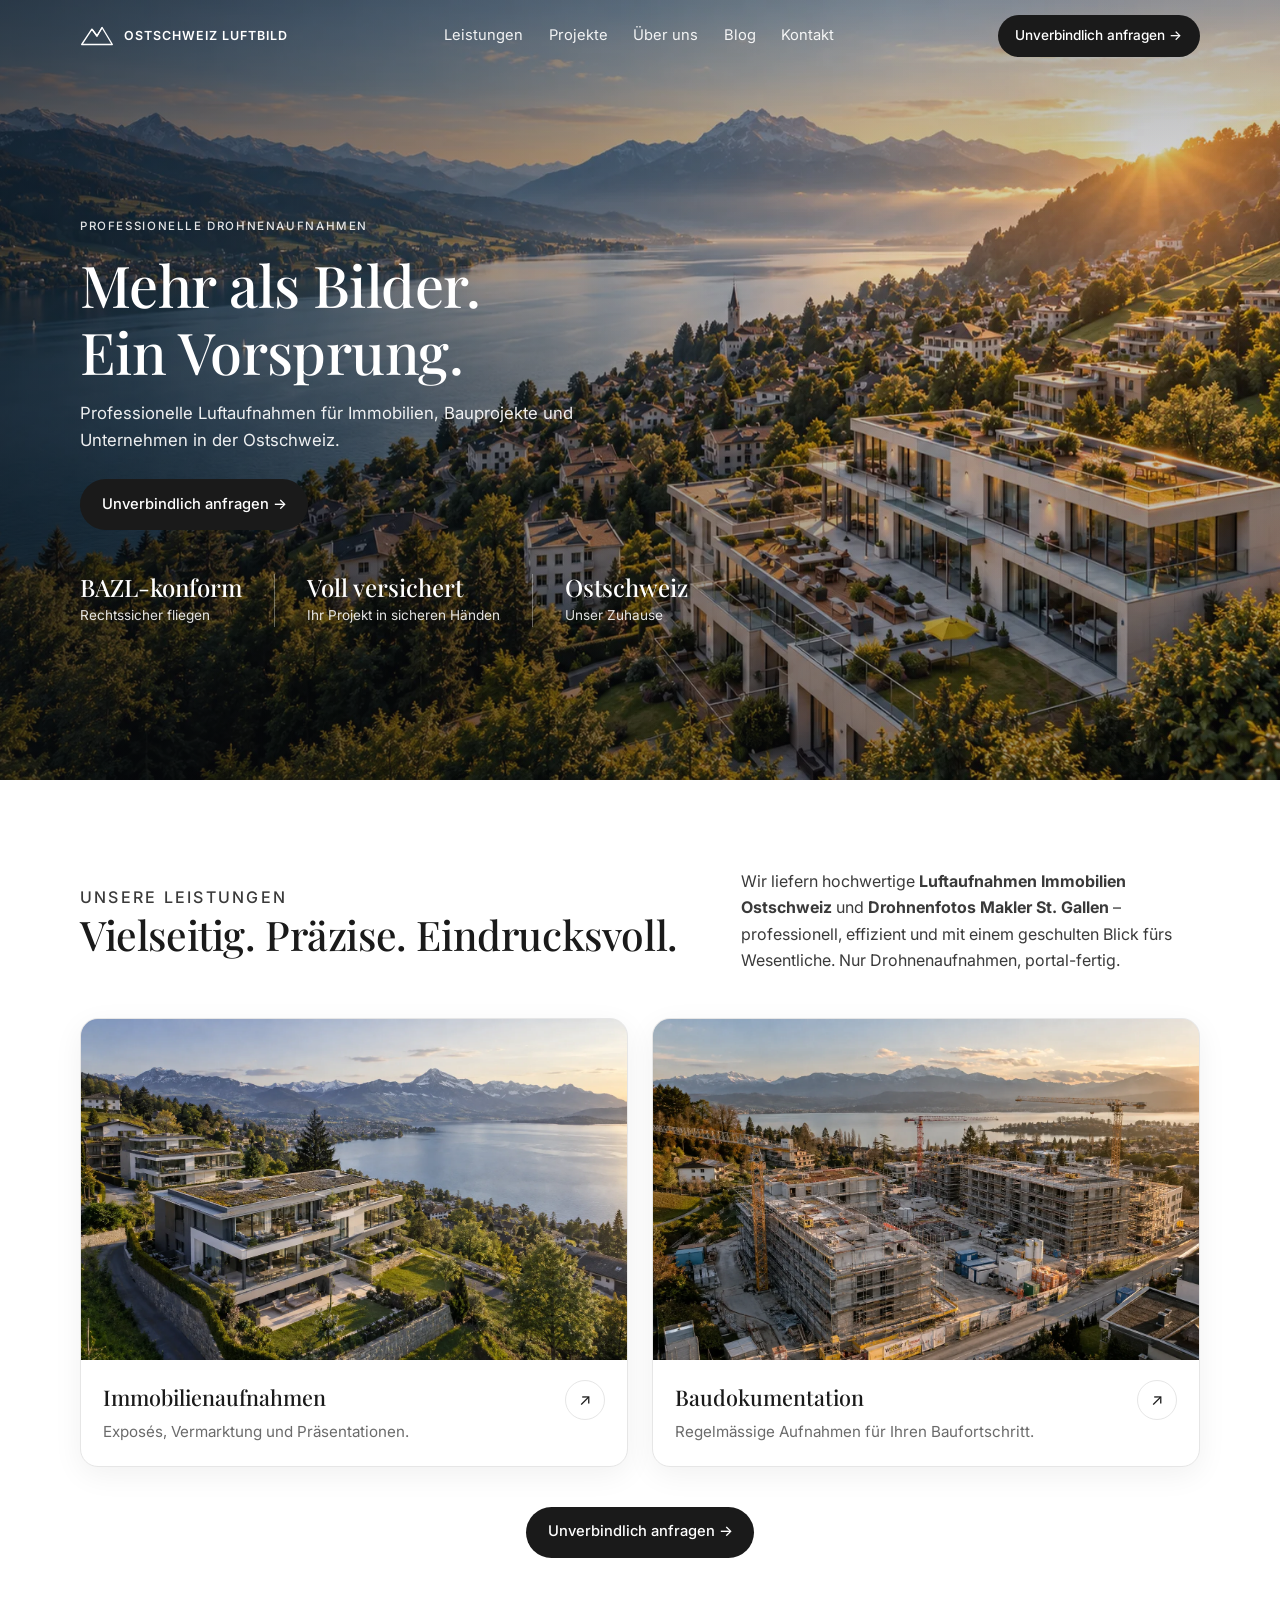
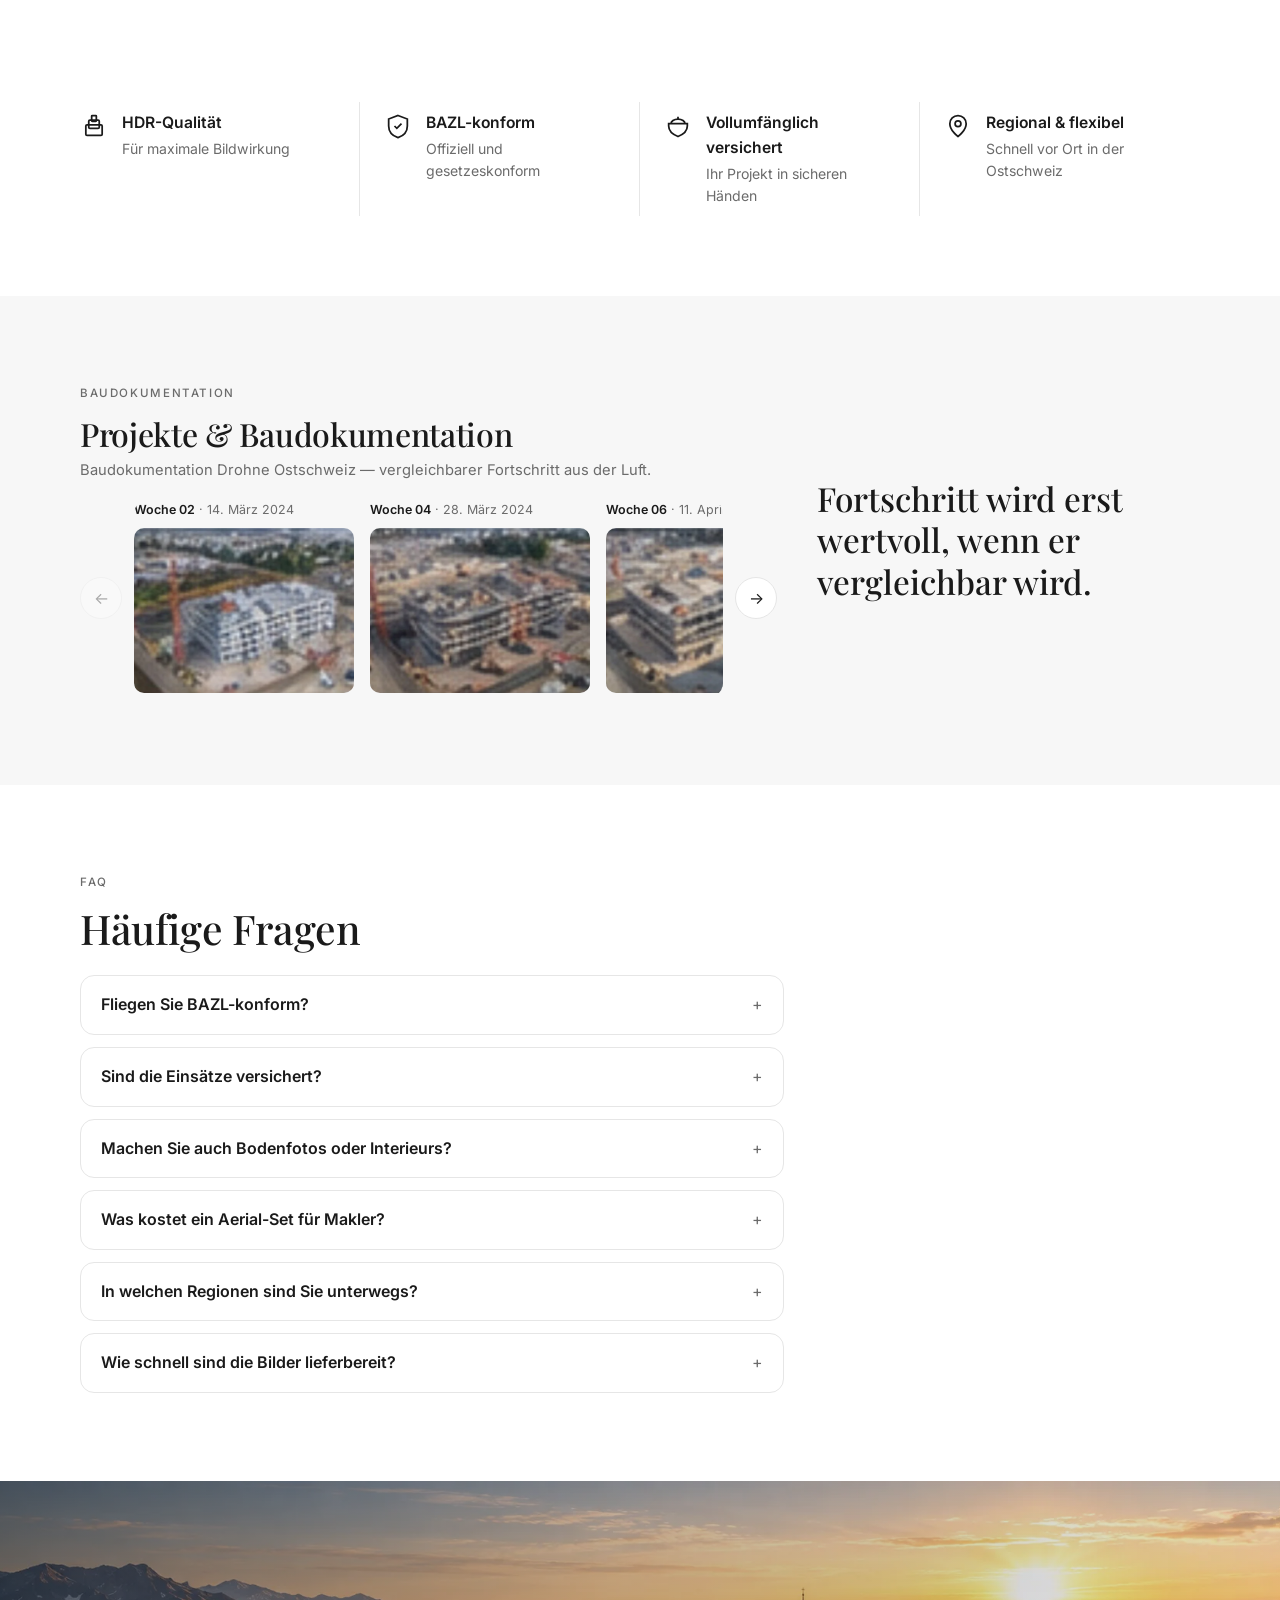
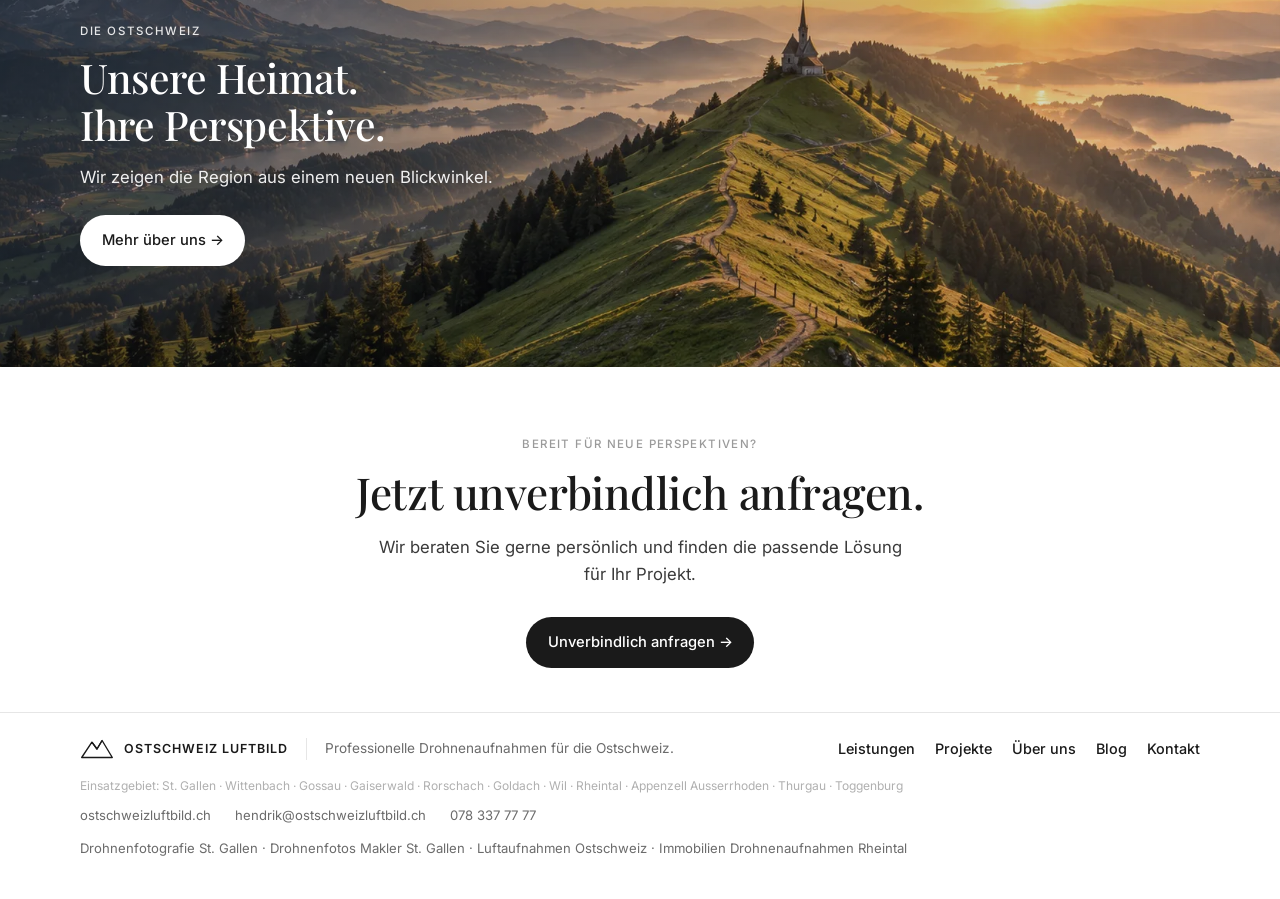
<file: index.html>
<!DOCTYPE html>
<html lang="de-CH">
<head>
  <meta charset="utf-8">
  <meta name="viewport" content="width=device-width, initial-scale=1">
  <title>Drohnenfotografie St. Gallen | Ostschweiz Luftbild</title>
  <meta name="description" content="Professionelle Drohnenaufnahmen für Makler &amp; Bauprojekte in St. Gallen und der Ostschweiz. BAZL-konform, versichert, portal-fertig.">
  <link rel="canonical" href="https://ostschweizluftbild.ch/">
  <meta name="robots" content="index,follow,max-image-preview:large">
  <meta name="author" content="Ostschweiz Luftbild · Hendrik Aeppli">
  <meta name="geo.region" content="CH-SG">
  <meta name="geo.placename" content="St. Gallen">
  <meta name="geo.position" content="47.4245;9.3767">
  <meta name="ICBM" content="47.4245, 9.3767">
  <meta name="keywords" content="Drohnenfotografie St. Gallen, Luftaufnahmen Immobilien Ostschweiz, Drohnenfotos Makler St. Gallen, Baudokumentation Drohne, Immobilien Drohnenaufnahmen Rheintal">
  <meta property="og:type" content="website">
  <meta property="og:locale" content="de_CH">
  <meta property="og:site_name" content="Ostschweiz Luftbild">
  <meta property="og:url" content="https://ostschweizluftbild.ch/">
  <meta property="og:title" content="Drohnenfotografie St. Gallen | Ostschweiz Luftbild">
  <meta property="og:description" content="Professionelle Drohnenaufnahmen für Makler &amp; Bauprojekte in St. Gallen und der Ostschweiz. BAZL-konform, versichert, portal-fertig.">
  <meta property="og:image" content="https://ostschweizluftbild.ch/assets/og-image.jpg">
  <meta property="og:image:width" content="1200">
  <meta property="og:image:height" content="630">
  <meta property="og:image:alt" content="Luftaufnahme Wohnbauten am See — Ostschweiz Luftbild">
  <meta name="twitter:card" content="summary_large_image">
  <meta name="twitter:title" content="Drohnenfotografie St. Gallen | Ostschweiz Luftbild">
  <meta name="twitter:description" content="Luftaufnahmen für Immobilien und Baudokumentation in der Ostschweiz. BAZL-konform und versichert.">
  <meta name="twitter:image" content="https://ostschweizluftbild.ch/assets/og-image.jpg">
  <link rel="icon" href="assets/logo-mark.svg" type="image/svg+xml">
  <link rel="preconnect" href="https://fonts.googleapis.com">
  <link rel="preconnect" href="https://fonts.gstatic.com" crossorigin>
  <link href="https://fonts.googleapis.com/css2?family=Inter:wght@400;500;600&family=Playfair+Display:wght@500;600&display=swap" rel="stylesheet">
  <link rel="stylesheet" href="styles.css">
  <script type="application/ld+json">
  {
    "@context": "https://schema.org",
    "@type": ["LocalBusiness", "ProfessionalService"],
    "@id": "https://ostschweizluftbild.ch/#business",
    "name": "Ostschweiz Luftbild",
    "alternateName": "Ostschweiz Luftbild — Drohnenfotografie St. Gallen",
    "description": "Professionelle Drohnenfotografie und Baudokumentation in der Ostschweiz — Immobilienaufnahmen und Luftaufnahmen für Bauprojekte. Nur Drohnenaufnahmen, keine Bodenfotos.",
    "url": "https://ostschweizluftbild.ch/",
    "email": "hendrik@ostschweizluftbild.ch",
    "image": "https://ostschweizluftbild.ch/assets/og-image.jpg",
    "logo": "https://ostschweizluftbild.ch/assets/logo-mark.svg",
    "priceRange": "CHF 190+",
    "currenciesAccepted": "CHF",
    "paymentAccepted": "Invoice",
    "founder": { "@type": "Person", "name": "Hendrik Aeppli" },
    "address": {
      "@type": "PostalAddress",
      "addressLocality": "St. Gallen",
      "addressRegion": "SG",
      "addressCountry": "CH"
    },
    "geo": {
      "@type": "GeoCoordinates",
      "latitude": 47.4245,
      "longitude": 9.3767
    },
    "areaServed": [
      { "@type": "AdministrativeArea", "name": "Ostschweiz" },
      { "@type": "AdministrativeArea", "name": "Kanton St. Gallen" },
      { "@type": "City", "name": "St. Gallen" },
      { "@type": "City", "name": "Wittenbach" },
      { "@type": "City", "name": "Gossau" },
      { "@type": "City", "name": "Gaiserwald" },
      { "@type": "City", "name": "Rorschach" },
      { "@type": "City", "name": "Goldach" },
      { "@type": "City", "name": "Wil" },
      { "@type": "AdministrativeArea", "name": "Rheintal" },
      { "@type": "AdministrativeArea", "name": "Appenzell Ausserrhoden" },
      { "@type": "AdministrativeArea", "name": "Thurgau" },
      { "@type": "AdministrativeArea", "name": "Toggenburg" }
    ],
    "serviceType": [
      "Drohnenfotografie",
      "Immobilienaufnahmen",
      "Baudokumentation",
      "Luftaufnahmen",
      "Drohnenfotos für Makler"
    ],
    "knowsAbout": [
      "Drohnenfotografie St. Gallen",
      "Luftaufnahmen Immobilien Ostschweiz",
      "Baudokumentation Drohne",
      "BAZL-konforme Drohneneinsätze"
    ],
    "hasOfferCatalog": {
      "@type": "OfferCatalog",
      "name": "Drohnenaufnahmen Ostschweiz",
      "itemListElement": [
        {
          "@type": "Offer",
          "itemOffered": {
            "@type": "Service",
            "name": "Immobilienaufnahmen / Makler-Set",
            "description": "HDR-Luftaufnahmen für Exposés und Portale. CHF 190 pro Paket innerhalb St. Gallen."
          }
        },
        {
          "@type": "Offer",
          "itemOffered": {
            "@type": "Service",
            "name": "Baudokumentation",
            "description": "Regelmässige Drohnenaufnahmen für Baufortschritt in der Ostschweiz."
          }
        }
      ]
    }
  }
  </script>
  <script type="application/ld+json">
  {
    "@context": "https://schema.org",
    "@type": "WebSite",
    "@id": "https://ostschweizluftbild.ch/#website",
    "url": "https://ostschweizluftbild.ch/",
    "name": "Ostschweiz Luftbild",
    "description": "Drohnenfotografie St. Gallen und Luftaufnahmen Ostschweiz",
    "inLanguage": "de-CH",
    "publisher": { "@id": "https://ostschweizluftbild.ch/#business" }
  }
  </script>
  <script type="application/ld+json">
  {
    "@context": "https://schema.org",
    "@type": "BreadcrumbList",
    "itemListElement": [
      {
        "@type": "ListItem",
        "position": 1,
        "name": "Home",
        "item": "https://ostschweizluftbild.ch/"
      },
      {
        "@type": "ListItem",
        "position": 2,
        "name": "Leistungen",
        "item": "https://ostschweizluftbild.ch/#leistungen"
      },
      {
        "@type": "ListItem",
        "position": 3,
        "name": "Baudokumentation",
        "item": "https://ostschweizluftbild.ch/#projekte"
      },
      {
        "@type": "ListItem",
        "position": 4,
        "name": "Kontakt",
        "item": "https://ostschweizluftbild.ch/kontakt.html"
      }
    ]
  }
  </script>
  <script type="application/ld+json">
  {
    "@context": "https://schema.org",
    "@type": "FAQPage",
    "mainEntity": [
      {
        "@type": "Question",
        "name": "Fliegen Sie BAZL-konform?",
        "acceptedAnswer": {
          "@type": "Answer",
          "text": "Ja. Professionell fliegen bedeutet Verantwortung. Ostschweiz Luftbild arbeitet mit den erforderlichen Voraussetzungen für professionelle Drohneneinsätze in der Schweiz und fliegt BAZL-konform — rechtssicher und planbar für Makler und Bauträger in St. Gallen und der Region."
        }
      },
      {
        "@type": "Question",
        "name": "Sind die Einsätze versichert?",
        "acceptedAnswer": {
          "@type": "Answer",
          "text": "Ja. Alle Einsätze sind vollumfänglich versichert. Ostschweiz Luftbild verfügt über entsprechenden Versicherungsschutz — rechtssicher, versichert und planbar."
        }
      },
      {
        "@type": "Question",
        "name": "Machen Sie auch Bodenfotos oder Interieurs?",
        "acceptedAnswer": {
          "@type": "Answer",
          "text": "Nein. Wir sind Drohnen-Spezialisten: nur Luftaufnahmen — keine Bodenfotos, keine Interieurs. So bleibt der Fokus auf Lage, Architektur und Baufortschritt aus der Luft."
        }
      },
      {
        "@type": "Question",
        "name": "Was kostet ein Aerial-Set für Makler?",
        "acceptedAnswer": {
          "@type": "Answer",
          "text": "Ein Aerial-Set kostet CHF 190 pro Paket — innerhalb St. Gallen. Nur Drohnenaufnahmen, portal-fertig nach Bearbeitung."
        }
      },
      {
        "@type": "Question",
        "name": "In welchen Regionen sind Sie unterwegs?",
        "acceptedAnswer": {
          "@type": "Answer",
          "text": "Schwerpunkt Ostschweiz: St. Gallen, Wittenbach, Gossau, Gaiserwald, Rorschach, Goldach, Wil, Rheintal, Appenzell Ausserrhoden, Thurgau (Bodensee) und Toggenburg."
        }
      },
      {
        "@type": "Question",
        "name": "Wie schnell sind die Bilder lieferbereit?",
        "acceptedAnswer": {
          "@type": "Answer",
          "text": "In der Regel portal-fertig nach menschlicher Bildbearbeitung — typischerweise innerhalb weniger Werktage nach dem Flug. Bei Baudokumentation nach vereinbartem Rhythmus."
        }
      }
    ]
  }
  </script>
</head>
<body>
  <a class="skip-link" href="#inhalt">Zum Inhalt springen</a>
<!-- Images: crops from design/homepage-mockup-v2.png → assets/from-mockup/. Hero = mockup lakeside crop (no high-res free St. Gallen aerial used). -->

  <header class="site-header">
    <div class="container nav">
      <a class="logo" href="#inhalt" aria-label="Ostschweiz Luftbild — Startseite">
        <svg viewBox="0 0 40 28" fill="none" aria-hidden="true"><path d="M2 24 L14 6 L20 14 L26 4 L38 24 Z" stroke="currentColor" stroke-width="1.6" stroke-linejoin="round"/><path d="M14 6 L20 14 L26 4" stroke="currentColor" stroke-width="1.6" stroke-linejoin="round"/></svg>
        <span>Ostschweiz Luftbild</span>
      </a>
      <button class="nav-toggle" type="button" aria-label="Menü öffnen" aria-expanded="false"><span></span></button>
      <ul class="nav-links">
        <li><a href="#leistungen">Leistungen</a></li>
        <li><a href="#projekte">Projekte</a></li>
        <li><a href="#ueber-uns">Über uns</a></li>
        <li><a href="blog/">Blog</a></li>
        <li><a href="kontakt.html#anfrage">Kontakt</a></li>
      </ul>
      <a class="btn btn--dark btn--nav nav-cta" href="kontakt.html#anfrage">Unverbindlich anfragen →</a>
    </div>
  </header>

  <main id="inhalt" tabindex="-1">
    <section class="hero" aria-label="Hero">
      <div class="hero__media">
        <picture>
          <source media="(max-width: 767px)" type="image/webp" srcset="assets/from-mockup/hero-mobile.webp">
          <source media="(max-width: 767px)" type="image/jpeg" srcset="assets/from-mockup/hero-mobile.jpg">
          <source type="image/webp" srcset="assets/from-mockup/hero.webp">
          <img src="assets/from-mockup/hero.jpg" alt="Luftaufnahme von Wohnbauten am See bei Sonnenuntergang — Drohnenfotografie St. Gallen und Ostschweiz" width="1672" height="942" fetchpriority="high" decoding="async">
        </picture>
      </div>
      <div class="hero__content">
        <p class="eyebrow">Professionelle Drohnenaufnahmen</p>
        <h1>Mehr als Bilder.<br>Ein Vorsprung.</h1>
        <p class="lead">Professionelle Luftaufnahmen für Immobilien, Bauprojekte und Unternehmen in der Ostschweiz.</p>
        <a class="btn btn--dark" href="kontakt.html#anfrage">Unverbindlich anfragen →</a>
        <!-- Soft trust only — no fake project counts -->
        <div class="hero-stats" role="list">
          <div class="hero-stat" role="listitem"><strong>BAZL-konform</strong><span>Rechtssicher fliegen</span></div>
          <div class="hero-stat" role="listitem"><strong>Voll versichert</strong><span>Ihr Projekt in sicheren Händen</span></div>
          <div class="hero-stat" role="listitem"><strong>Ostschweiz</strong><span>Unser Zuhause</span></div>
        </div>
      </div>
    </section>

    <section class="section" id="leistungen" aria-labelledby="leistungen-title">
      <div class="container">
        <div class="section-head">
          <div>
            <p class="eyebrow">Unsere Leistungen</p>
            <h2 id="leistungen-title">Vielseitig. Präzise. Eindrucksvoll.</h2>
          </div>
          <p>Wir liefern hochwertige <strong>Luftaufnahmen Immobilien Ostschweiz</strong> und <strong>Drohnenfotos Makler St. Gallen</strong> – professionell, effizient und mit einem geschulten Blick fürs Wesentliche. Nur Drohnenaufnahmen, portal-fertig.</p>
        </div>
        <div class="cards">
          <a class="card" href="kontakt.html#anfrage" aria-label="Immobilienaufnahmen anfragen">
            <div class="card__media">
              <picture>
                <source type="image/webp" srcset="assets/from-mockup/card-immobilien.webp">
                <img src="assets/from-mockup/card-immobilien.jpg" alt="Luftaufnahme moderner Wohnbauten am See — Immobilienaufnahmen St. Gallen" width="1672" height="941" loading="lazy" decoding="async">
              </picture>
            </div>
            <div class="card__body">
              <div>
                <h3>Immobilienaufnahmen</h3>
                <p>Exposés, Vermarktung und Präsentationen.</p>
              </div>
              <span class="card-arrow" aria-hidden="true">↗</span>
            </div>
          </a>
          <a class="card" href="#projekte" aria-label="Baudokumentation ansehen">
            <div class="card__media">
              <picture>
                <source type="image/webp" srcset="assets/from-mockup/card-baudoku.webp">
                <img src="assets/from-mockup/card-baudoku.jpg" alt="Luftaufnahme Baustelle mit Kränen — Baudokumentation Drohne Ostschweiz" width="1672" height="941" loading="lazy" decoding="async">
              </picture>
            </div>
            <div class="card__body">
              <div>
                <h3>Baudokumentation</h3>
                <p>Regelmässige Aufnahmen für Ihren Baufortschritt.</p>
              </div>
              <span class="card-arrow" aria-hidden="true">↗</span>
            </div>
          </a>
        </div>
        <div class="section-cta">
          <a class="btn btn--dark" href="kontakt.html#anfrage">Unverbindlich anfragen →</a>
        </div>
      </div>
    </section>

    <section class="section section--trust" aria-label="Qualitätsmerkmale">
      <div class="container">
        <div class="trust-row">
          <div class="trust-item">
            <svg viewBox="0 0 24 24" aria-hidden="true"><rect x="5" y="11" width="14" height="9" rx="1"/><rect x="7.5" y="7" width="9" height="7" rx="1"/><rect x="10" y="3" width="4" height="5" rx="0.5"/></svg>
            <div>
              <h3>HDR-Qualität</h3>
              <p>Für maximale Bildwirkung</p>
            </div>
          </div>
          <div class="trust-item">
            <svg viewBox="0 0 24 24" aria-hidden="true"><path d="M12 3l8 3v6c0 5-3.5 8.5-8 10-4.5-1.5-8-5-8-10V6l8-3z"/><path d="M9 12l2 2 4-4"/></svg>
            <div>
              <h3>BAZL-konform</h3>
              <p>Offiziell und gesetzeskonform</p>
            </div>
          </div>
          <div class="trust-item">
            <svg viewBox="0 0 24 24" aria-hidden="true"><path d="M12 4v2"/><path d="M6 10c0-2 2.5-4 6-4s6 2 6 4"/><path d="M4 10h16v2c0 4-3 7-8 9-5-2-8-5-8-9v-2z"/></svg>
            <div>
              <h3>Vollumfänglich versichert</h3>
              <p>Ihr Projekt in sicheren Händen</p>
            </div>
          </div>
          <div class="trust-item">
            <svg viewBox="0 0 24 24" aria-hidden="true"><path d="M12 21s7-5.2 7-11a7 7 0 10-14 0c0 5.8 7 11 7 11z"/><circle cx="12" cy="10" r="2.5"/></svg>
            <div>
              <h3>Regional &amp; flexibel</h3>
              <p>Schnell vor Ort in der Ostschweiz</p>
            </div>
          </div>
        </div>
      </div>
    </section>

    <section class="section section--soft" id="projekte" aria-labelledby="projekte-title">
      <div class="container baudoku">
        <div>
          <p class="eyebrow">Baudokumentation</p>
          <h2 id="projekte-title" class="baudoku-heading">Projekte &amp; Baudokumentation</h2>
          <p class="baudoku-seo muted">Baudokumentation Drohne Ostschweiz — vergleichbarer Fortschritt aus der Luft.</p>
          <div class="carousel" aria-roledescription="Karussell">
            <button class="carousel__btn" type="button" data-carousel-prev aria-label="Vorherige Woche">←</button>
            <div class="carousel__viewport">
              <div class="carousel__track" data-carousel-track tabindex="0">
                <figure class="carousel__slide">
                  <figcaption><strong>Woche 02</strong> · 14. März 2024</figcaption>
                  <picture><source type="image/webp" srcset="assets/from-mockup/baudoku-w01.webp"><img src="assets/from-mockup/baudoku-w01.jpg" alt="Baudokumentation Woche 02 — Luftaufnahme Baustelle Ostschweiz" width="720" height="425" loading="lazy" decoding="async"></picture>
                </figure>
                <figure class="carousel__slide">
                  <figcaption><strong>Woche 04</strong> · 28. März 2024</figcaption>
                  <picture><source type="image/webp" srcset="assets/from-mockup/baudoku-w02.webp"><img src="assets/from-mockup/baudoku-w02.jpg" alt="Baudokumentation Woche 04 — Baufortschritt aus der Luft" width="720" height="423" loading="lazy" decoding="async"></picture>
                </figure>
                <figure class="carousel__slide">
                  <figcaption><strong>Woche 06</strong> · 11. April 2024</figcaption>
                  <picture><source type="image/webp" srcset="assets/from-mockup/baudoku-w03.webp"><img src="assets/from-mockup/baudoku-w03.jpg" alt="Baudokumentation Woche 06 — Drohnenaufnahme Bauprojekt" width="720" height="423" loading="lazy" decoding="async"></picture>
                </figure>
                <figure class="carousel__slide">
                  <figcaption><strong>Woche 08</strong> · 25. April 2024</figcaption>
                  <picture><source type="image/webp" srcset="assets/from-mockup/baudoku-w04.webp"><img src="assets/from-mockup/baudoku-w04.jpg" alt="Baudokumentation Woche 08 — Luftbild Baufortschritt" width="720" height="419" loading="lazy" decoding="async"></picture>
                </figure>
                <figure class="carousel__slide">
                  <figcaption><strong>Woche 10</strong> · 09. Mai 2024</figcaption>
                  <picture><source type="image/webp" srcset="assets/from-mockup/baudoku-w05.webp"><img src="assets/from-mockup/baudoku-w05.jpg" alt="Baudokumentation Woche 10 — Drohnenfotografie Baustelle" width="720" height="419" loading="lazy" decoding="async"></picture>
                </figure>
                <figure class="carousel__slide">
                  <figcaption><strong>Woche 12</strong> · 23. Mai 2024</figcaption>
                  <picture><source type="image/webp" srcset="assets/from-mockup/baudoku-w06.webp"><img src="assets/from-mockup/baudoku-w06.jpg" alt="Baudokumentation Woche 12 — Abschlussphase aus der Luft" width="720" height="420" loading="lazy" decoding="async"></picture>
                </figure>
              </div>
            </div>
            <button class="carousel__btn" type="button" data-carousel-next aria-label="Nächste Woche">→</button>
          </div>
        </div>
        <blockquote class="baudoku__quote">Fortschritt wird erst wertvoll, wenn er vergleichbar wird.</blockquote>
      </div>
    </section>

    <section class="section" id="faq" aria-labelledby="faq-title">
      <div class="container">
        <p class="eyebrow">FAQ</p>
        <h2 id="faq-title">Häufige Fragen</h2>
        <div class="faq-list">
          <details class="faq-item">
            <summary>Fliegen Sie BAZL-konform?</summary>
            <p>Ja. Professionell fliegen bedeutet Verantwortung. Ostschweiz Luftbild arbeitet mit den erforderlichen Voraussetzungen für professionelle Drohneneinsätze in der Schweiz und fliegt BAZL-konform — rechtssicher und planbar für Makler und Bauträger in St. Gallen und der Region.</p>
          </details>
          <details class="faq-item">
            <summary>Sind die Einsätze versichert?</summary>
            <p>Ja. Alle Einsätze sind vollumfänglich versichert. Ostschweiz Luftbild verfügt über entsprechenden Versicherungsschutz — Ihr Projekt bleibt rechtssicher, versichert und planbar.</p>
          </details>
          <details class="faq-item">
            <summary>Machen Sie auch Bodenfotos oder Interieurs?</summary>
            <p>Nein. Wir sind Drohnen-Spezialisten: nur Luftaufnahmen — keine Bodenfotos, keine Interieurs. So bleibt der Fokus auf Lage, Architektur und Baufortschritt aus der Luft.</p>
          </details>
          <details class="faq-item">
            <summary>Was kostet ein Aerial-Set für Makler?</summary>
            <p>Ein Aerial-Set kostet <strong>CHF 190</strong> pro Paket — <strong>innerhalb St. Gallen</strong>. Nur Drohnenaufnahmen, portal-fertig nach Bearbeitung. Einsätze ausserhalb St. Gallen auf Anfrage.</p>
          </details>
          <details class="faq-item">
            <summary>In welchen Regionen sind Sie unterwegs?</summary>
            <p>Schwerpunkt Ostschweiz: St. Gallen, Wittenbach, Gossau, Gaiserwald, Rorschach, Goldach, Wil, Rheintal, Appenzell Ausserrhoden, Thurgau (Bodensee) und Toggenburg.</p>
          </details>
          <details class="faq-item">
            <summary>Wie schnell sind die Bilder lieferbereit?</summary>
            <p>In der Regel portal-fertig nach menschlicher Bildbearbeitung — typischerweise innerhalb weniger Werktage nach dem Flug. Bei Baudokumentation nach vereinbartem Rhythmus.</p>
          </details>
        </div>
      </div>
    </section>
<section class="heimat" id="ueber-uns" aria-labelledby="heimat-title">
      <div class="heimat__media">
        <picture>
          <source type="image/webp" srcset="assets/from-mockup/heimat.webp">
          <img src="assets/from-mockup/heimat.jpg" alt="Luftaufnahme Alpenkamm mit Kapelle im Abendlicht — Ostschweiz" width="2172" height="724" loading="lazy" decoding="async">
        </picture>
      </div>
      <div class="container heimat__content">
        <p class="eyebrow">Die Ostschweiz</p>
        <h2 id="heimat-title">Unsere Heimat.<br>Ihre Perspektive.</h2>
        <p class="lead">Wir zeigen die Region aus einem neuen Blickwinkel.</p>
        <a class="btn btn--light" href="#ueber-uns">Mehr über uns →</a>
      </div>
    </section>

    
    <div class="closing-sheet" id="abschluss">
<section class="section final-cta" aria-labelledby="cta-title">
      <div class="container">
        <p class="eyebrow">Bereit für neue Perspektiven?</p>
        <h2 id="cta-title">Jetzt unverbindlich anfragen.</h2>
        <p class="lead">Wir beraten Sie gerne persönlich und finden die passende Lösung für Ihr Projekt.</p>
        <a class="btn btn--dark" href="kontakt.html#anfrage">Unverbindlich anfragen →</a>
      </div>
    </section>

    
  <footer class="site-footer">
    <div class="container">
      <div class="footer-row">
        <div class="footer-brand">
          <a class="logo" href="#inhalt">
            <svg viewBox="0 0 40 28" fill="none" aria-hidden="true"><path d="M2 24 L14 6 L20 14 L26 4 L38 24 Z" stroke="currentColor" stroke-width="1.6" stroke-linejoin="round"/><path d="M14 6 L20 14 L26 4" stroke="currentColor" stroke-width="1.6" stroke-linejoin="round"/></svg>
            <span>Ostschweiz Luftbild</span>
          </a>
          <span class="tag">Professionelle Drohnenaufnahmen für die Ostschweiz.</span>
        </div>
        <ul class="footer-links">
          <li><a href="#leistungen">Leistungen</a></li>
          <li><a href="#projekte">Projekte</a></li>
          <li><a href="#ueber-uns">Über uns</a></li>
          <li><a href="blog/">Blog</a></li>
          <li><a href="kontakt.html#anfrage">Kontakt</a></li>
        </ul>
      </div>
      <p class="footer-geo">Einsatzgebiet: St. Gallen · Wittenbach · Gossau · Gaiserwald · Rorschach · Goldach · Wil · Rheintal · Appenzell Ausserrhoden · Thurgau · Toggenburg</p>
      <div class="footer-meta">
        <span>ostschweizluftbild.ch</span>
        <a href="mailto:hendrik@ostschweizluftbild.ch">hendrik@ostschweizluftbild.ch</a>
        <a class="phone-link" href="tel:+41783377777">078 337 77 77</a>
        <span>Drohnenfotografie St. Gallen · Drohnenfotos Makler St. Gallen · Luftaufnahmen Ostschweiz · Immobilien Drohnenaufnahmen Rheintal</span>
      </div>
    </div>
  </footer>
    </div>

  </main>

  <script src="js/main.js" defer></script>
</body>
</html>
</file>
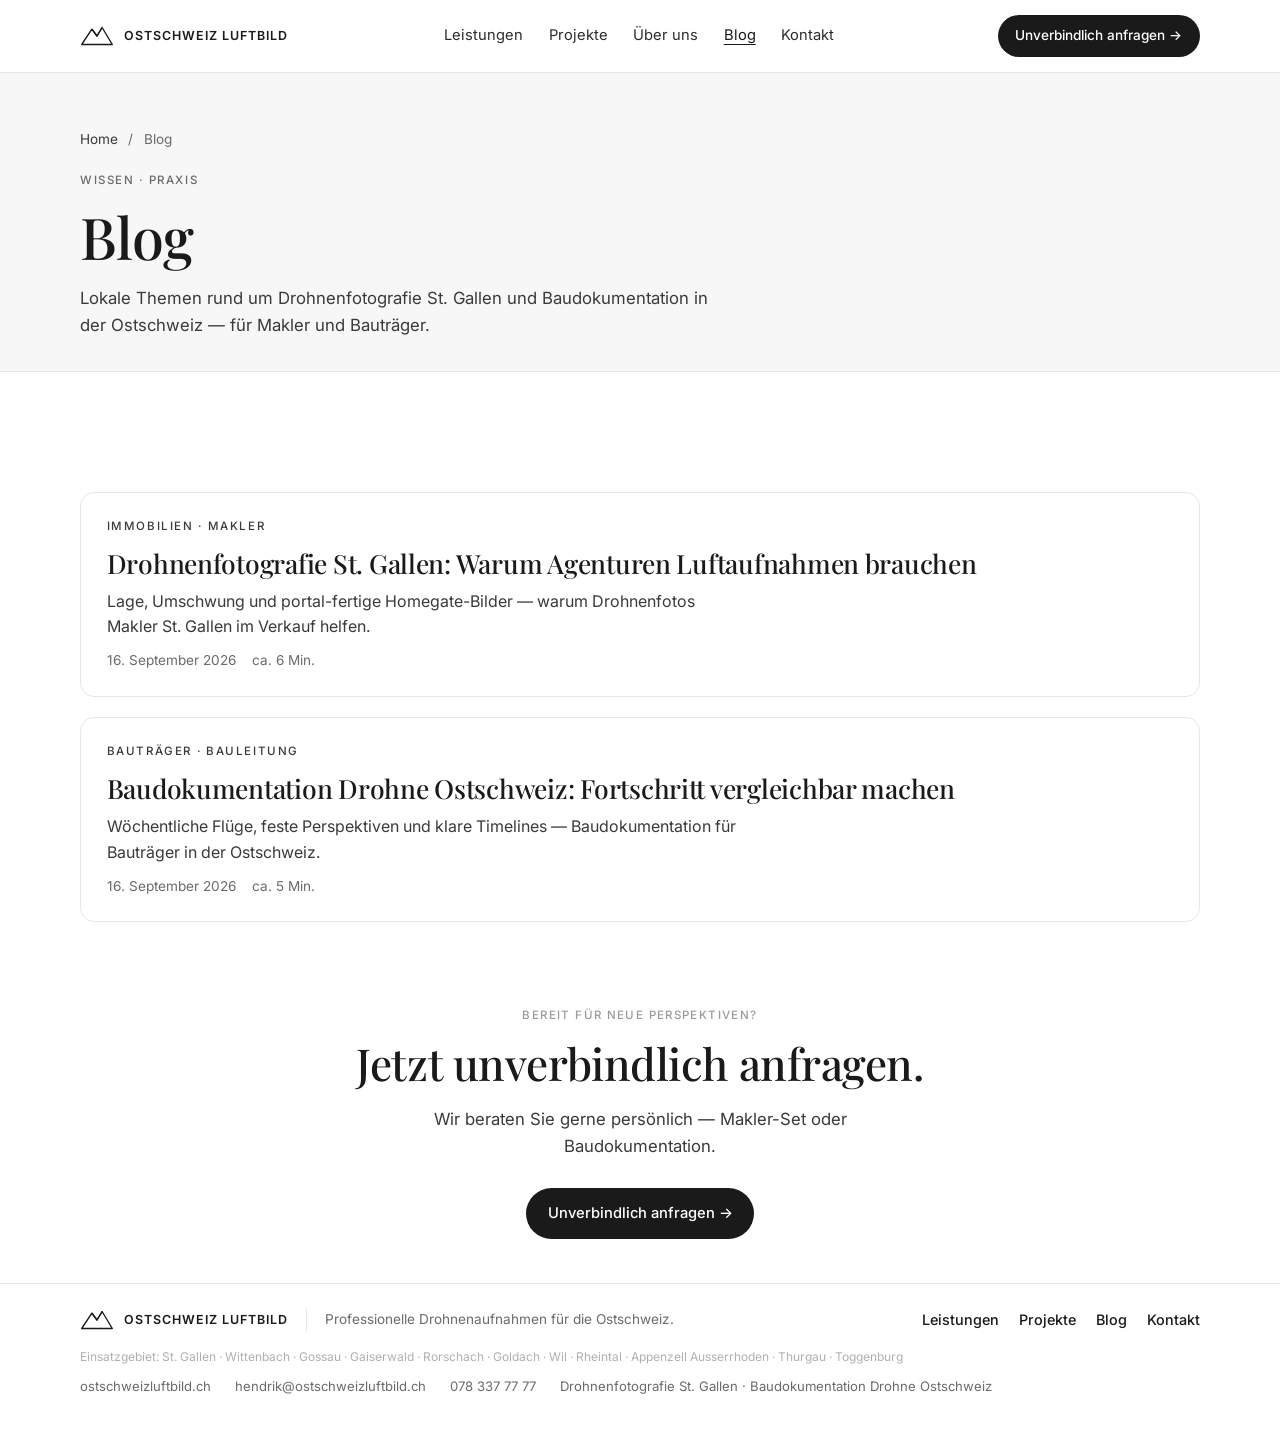
<file: blog/index.html>
<!DOCTYPE html>
<html lang="de-CH">
<head>
  <meta charset="utf-8">
  <meta name="viewport" content="width=device-width, initial-scale=1">
  <title>Blog | Ostschweiz Luftbild — Drohnenfotografie &amp; Baudokumentation</title>
  <meta name="description" content="Blog von Ostschweiz Luftbild: Drohnenfotografie St. Gallen für Makler und Baudokumentation Drohne Ostschweiz für Bauträger. Tipps, Praxis, lokale SEO-Themen.">
  <link rel="canonical" href="https://ostschweizluftbild.ch/blog/">
  <meta name="robots" content="index,follow,max-image-preview:large">
  <meta name="author" content="Ostschweiz Luftbild · Hendrik Aeppli">
  <meta property="og:type" content="website">
  <meta property="og:locale" content="de_CH">
  <meta property="og:site_name" content="Ostschweiz Luftbild">
  <meta property="og:url" content="https://ostschweizluftbild.ch/blog/">
  <meta property="og:title" content="Blog | Ostschweiz Luftbild">
  <meta property="og:description" content="Beiträge zu Drohnenfotografie St. Gallen und Baudokumentation Drohne Ostschweiz.">
  <meta property="og:image" content="https://ostschweizluftbild.ch/assets/og-image.jpg">
  <meta property="og:image:width" content="1200">
  <meta property="og:image:height" content="630">
  <meta name="twitter:card" content="summary_large_image">
  <meta name="twitter:title" content="Blog | Ostschweiz Luftbild">
  <meta name="twitter:description" content="Drohnenfotografie St. Gallen &amp; Baudokumentation Ostschweiz.">
  <meta name="twitter:image" content="https://ostschweizluftbild.ch/assets/og-image.jpg">
  <link rel="icon" href="../assets/logo-mark.svg" type="image/svg+xml">
  <link rel="preconnect" href="https://fonts.googleapis.com">
  <link rel="preconnect" href="https://fonts.gstatic.com" crossorigin>
  <link href="https://fonts.googleapis.com/css2?family=Inter:wght@400;500;600&family=Playfair+Display:wght@500;600&display=swap" rel="stylesheet">
  <link rel="stylesheet" href="../styles.css">
  <script type="application/ld+json">
  {
    "@context": "https://schema.org",
    "@type": "Blog",
    "name": "Ostschweiz Luftbild Blog",
    "url": "https://ostschweizluftbild.ch/blog/",
    "description": "Beiträge zu Drohnenfotografie St. Gallen und Baudokumentation Drohne Ostschweiz.",
    "publisher": {
      "@type": "Organization",
      "name": "Ostschweiz Luftbild",
      "url": "https://ostschweizluftbild.ch/",
      "email": "hendrik@ostschweizluftbild.ch"
    },
    "blogPost": [
      {
        "@type": "BlogPosting",
        "headline": "Drohnenfotografie St. Gallen: Warum Agenturen Luftaufnahmen brauchen",
        "url": "https://ostschweizluftbild.ch/blog/drohnenfotografie-st-gallen.html",
        "datePublished": "2026-09-16"
      },
      {
        "@type": "BlogPosting",
        "headline": "Baudokumentation Drohne Ostschweiz: Fortschritt vergleichbar machen",
        "url": "https://ostschweizluftbild.ch/blog/baudokumentation-drohne-ostschweiz.html",
        "datePublished": "2026-09-16"
      }
    ]
  }
  </script>
  <script type="application/ld+json">
  {
    "@context": "https://schema.org",
    "@type": "BreadcrumbList",
    "itemListElement": [
      { "@type": "ListItem", "position": 1, "name": "Home", "item": "https://ostschweizluftbild.ch/" },
      { "@type": "ListItem", "position": 2, "name": "Blog", "item": "https://ostschweizluftbild.ch/blog/" }
    ]
  }
  </script>
</head>
<body>
  <a class="skip-link" href="#inhalt">Zum Inhalt springen</a>
<header class="site-header site-header--solid">
    <div class="container nav">
      <a class="logo" href="../" aria-label="Ostschweiz Luftbild — Startseite">
        <svg viewBox="0 0 40 28" fill="none" aria-hidden="true"><path d="M2 24 L14 6 L20 14 L26 4 L38 24 Z" stroke="currentColor" stroke-width="1.6" stroke-linejoin="round"/><path d="M14 6 L20 14 L26 4" stroke="currentColor" stroke-width="1.6" stroke-linejoin="round"/></svg>
        <span>Ostschweiz Luftbild</span>
      </a>
      <button class="nav-toggle" type="button" aria-label="Menü öffnen" aria-expanded="false"><span></span></button>
      <ul class="nav-links">
        <li><a href="../#leistungen">Leistungen</a></li>
        <li><a href="../#projekte">Projekte</a></li>
        <li><a href="../#ueber-uns">Über uns</a></li>
        <li><a class="is-active" href="./">Blog</a></li>
        <li><a href="../kontakt.html#anfrage">Kontakt</a></li>
      </ul>
      <a class="btn btn--dark btn--nav nav-cta" href="../kontakt.html#anfrage">Unverbindlich anfragen →</a>
    </div>
  </header>

  <main id="inhalt" tabindex="-1">
    <header class="page-hero">
      <div class="container">
        <nav aria-label="Brotkrumen">
          <ol class="breadcrumb">
            <li><a href="../">Home</a></li>
            <li aria-hidden="true">/</li>
            <li>Blog</li>
          </ol>
        </nav>
        <p class="eyebrow">Wissen · Praxis</p>
        <h1>Blog</h1>
        <p class="lead">Lokale Themen rund um Drohnenfotografie St. Gallen und Baudokumentation in der Ostschweiz — für Makler und Bauträger.</p>
      </div>
    </header>

    <section class="section" aria-label="Beiträge">
      <div class="container">
        <div class="blog-list">
          <a class="blog-card" href="drohnenfotografie-st-gallen.html">
            <p class="eyebrow">Immobilien · Makler</p>
            <h2>Drohnenfotografie St. Gallen: Warum Agenturen Luftaufnahmen brauchen</h2>
            <p>Lage, Umschwung und portal-fertige Homegate-Bilder — warum Drohnenfotos Makler St. Gallen im Verkauf helfen.</p>
            <p class="card-meta"><time datetime="2026-09-16">16. September 2026</time><span>ca. 6 Min.</span></p>
          </a>
          <a class="blog-card" href="baudokumentation-drohne-ostschweiz.html">
            <p class="eyebrow">Bauträger · Bauleitung</p>
            <h2>Baudokumentation Drohne Ostschweiz: Fortschritt vergleichbar machen</h2>
            <p>Wöchentliche Flüge, feste Perspektiven und klare Timelines — Baudokumentation für Bauträger in der Ostschweiz.</p>
            <p class="card-meta"><time datetime="2026-09-16">16. September 2026</time><span>ca. 5 Min.</span></p>
          </a>
        </div>
      </div>
    </section>

    <div class="closing-sheet" id="abschluss">
      <section class="section final-cta" aria-labelledby="cta-title">
        <div class="container">
          <p class="eyebrow">Bereit für neue Perspektiven?</p>
          <h2 id="cta-title">Jetzt unverbindlich anfragen.</h2>
          <p class="lead">Wir beraten Sie gerne persönlich — Makler-Set oder Baudokumentation.</p>
          <a class="btn btn--dark" href="../kontakt.html#anfrage">Unverbindlich anfragen →</a>
        </div>
      </section>

      <footer class="site-footer">
        <div class="container">
          <div class="footer-row">
            <div class="footer-brand">
              <a class="logo" href="../">
                <svg viewBox="0 0 40 28" fill="none" aria-hidden="true"><path d="M2 24 L14 6 L20 14 L26 4 L38 24 Z" stroke="currentColor" stroke-width="1.6" stroke-linejoin="round"/><path d="M14 6 L20 14 L26 4" stroke="currentColor" stroke-width="1.6" stroke-linejoin="round"/></svg>
                <span>Ostschweiz Luftbild</span>
              </a>
              <span class="tag">Professionelle Drohnenaufnahmen für die Ostschweiz.</span>
            </div>
            <ul class="footer-links">
              <li><a href="../#leistungen">Leistungen</a></li>
              <li><a href="../#projekte">Projekte</a></li>
              <li><a href="./">Blog</a></li>
              <li><a href="../kontakt.html#anfrage">Kontakt</a></li>
            </ul>
          </div>
          <p class="footer-geo">Einsatzgebiet: St. Gallen · Wittenbach · Gossau · Gaiserwald · Rorschach · Goldach · Wil · Rheintal · Appenzell Ausserrhoden · Thurgau · Toggenburg</p>
          <div class="footer-meta">
            <span>ostschweizluftbild.ch</span>
            <a href="mailto:hendrik@ostschweizluftbild.ch">hendrik@ostschweizluftbild.ch</a>
            <a class="phone-link" href="tel:+41783377777">078 337 77 77</a>
            <span>Drohnenfotografie St. Gallen · Baudokumentation Drohne Ostschweiz</span>
          </div>
        </div>
      </footer>
    </div>
  </main>

  <script src="../js/main.js" defer></script>
</body>
</html>
</file>
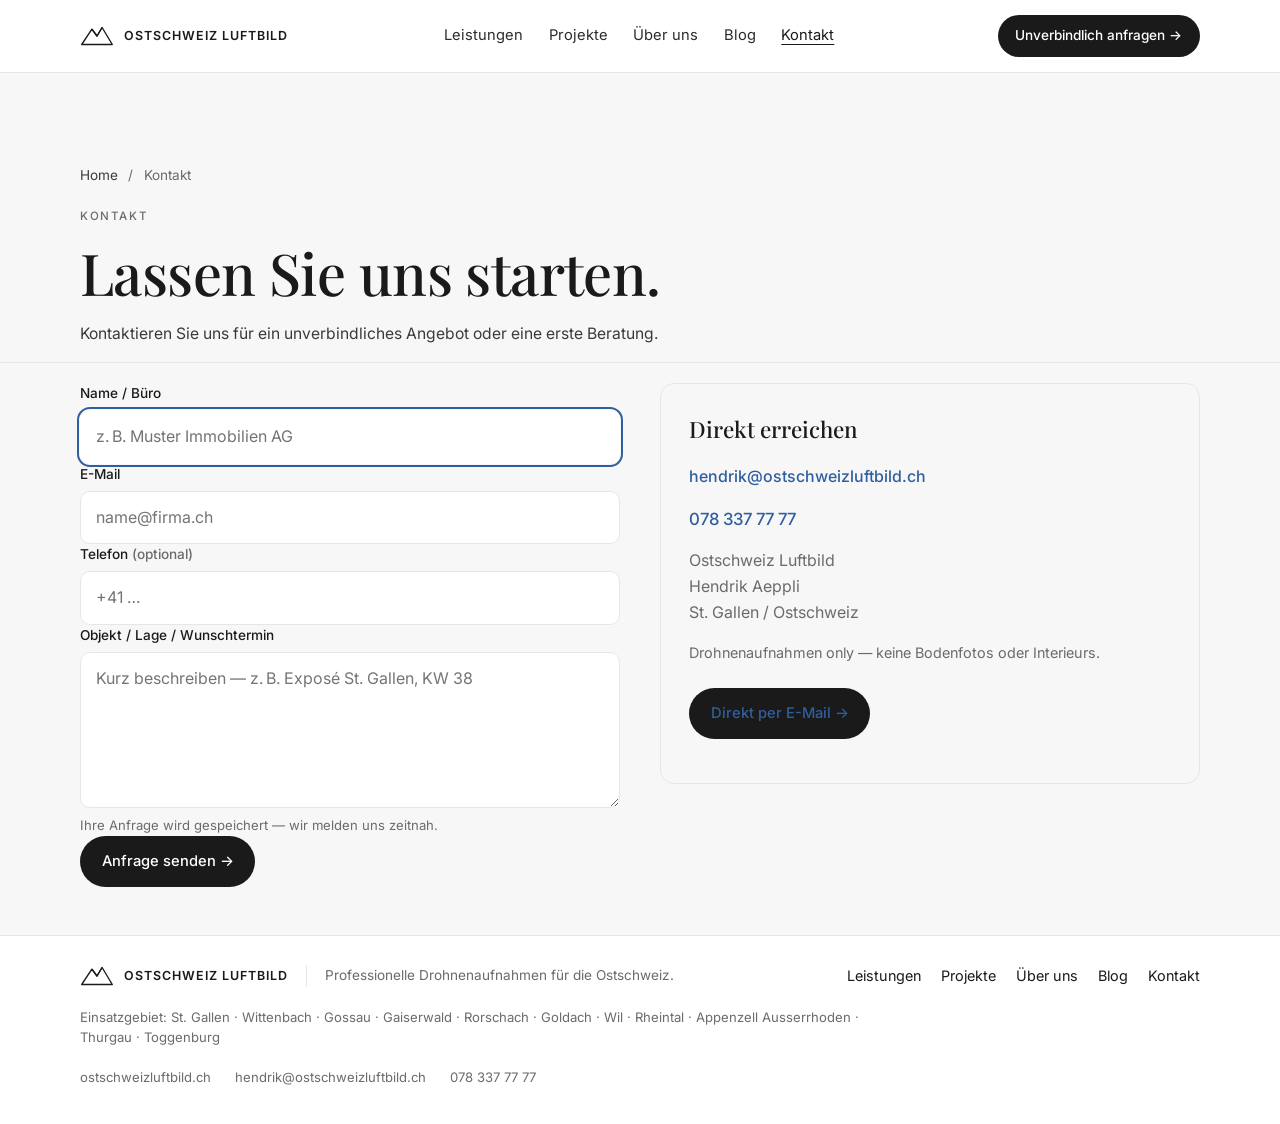
<file: kontakt.html>
<!DOCTYPE html>
<html lang="de-CH">
<head>
  <meta charset="utf-8">
  <meta name="viewport" content="width=device-width, initial-scale=1">
  <title>Unverbindlich anfragen | Ostschweiz Luftbild</title>
  <meta name="description" content="Anfrage für Drohnenaufnahmen in St. Gallen und der Ostschweiz. Unverbindlich — BAZL-konform und versichert.">
  <link rel="canonical" href="https://ostschweizluftbild.ch/kontakt.html">
  <meta name="robots" content="index,follow,max-image-preview:large">
  <meta name="author" content="Ostschweiz Luftbild · Hendrik Aeppli">
  <meta property="og:type" content="website">
  <meta property="og:locale" content="de_CH">
  <meta property="og:site_name" content="Ostschweiz Luftbild">
  <meta property="og:url" content="https://ostschweizluftbild.ch/kontakt.html">
  <meta property="og:title" content="Unverbindlich anfragen | Ostschweiz Luftbild">
  <meta property="og:description" content="Schreiben Sie uns — Drohnenfotos für Makler und Baudokumentation in der Ostschweiz.">
  <meta property="og:image" content="https://ostschweizluftbild.ch/assets/og-image.jpg">
  <meta property="og:image:width" content="1200">
  <meta property="og:image:height" content="630">
  <meta name="twitter:card" content="summary_large_image">
  <meta name="twitter:title" content="Unverbindlich anfragen | Ostschweiz Luftbild">
  <meta name="twitter:description" content="Anfrage für Drohnenaufnahmen St. Gallen und Ostschweiz.">
  <meta name="twitter:image" content="https://ostschweizluftbild.ch/assets/og-image.jpg">
  <link rel="icon" href="assets/logo-mark.svg" type="image/svg+xml">
  <link rel="preconnect" href="https://fonts.googleapis.com">
  <link rel="preconnect" href="https://fonts.gstatic.com" crossorigin>
  <link href="https://fonts.googleapis.com/css2?family=Inter:wght@400;500;600&family=Playfair+Display:wght@500;600&display=swap" rel="stylesheet">
  <link rel="stylesheet" href="styles.css">
  <script type="application/ld+json">
  {
    "@context": "https://schema.org",
    "@type": "ContactPage",
    "name": "Kontakt — Ostschweiz Luftbild",
    "url": "https://ostschweizluftbild.ch/kontakt.html",
    "description": "Unverbindliche Anfrage für Drohnenaufnahmen in St. Gallen und der Ostschweiz.",
    "mainEntity": { "@id": "https://ostschweizluftbild.ch/#business" }
  }
  </script>
  <script type="application/ld+json">
  {
    "@context": "https://schema.org",
    "@type": "BreadcrumbList",
    "itemListElement": [
      { "@type": "ListItem", "position": 1, "name": "Home", "item": "https://ostschweizluftbild.ch/" },
      { "@type": "ListItem", "position": 2, "name": "Kontakt", "item": "https://ostschweizluftbild.ch/kontakt.html" }
    ]
  }
  </script>
</head>
<body class="kontakt-page">
  <a class="skip-link" href="#inhalt">Zum Inhalt springen</a>
  <header class="site-header site-header--solid">
    <div class="container nav">
      <a class="logo" href="./" aria-label="Ostschweiz Luftbild — Startseite">
        <svg viewBox="0 0 40 28" fill="none" aria-hidden="true"><path d="M2 24 L14 6 L20 14 L26 4 L38 24 Z" stroke="currentColor" stroke-width="1.6" stroke-linejoin="round"/><path d="M14 6 L20 14 L26 4" stroke="currentColor" stroke-width="1.6" stroke-linejoin="round"/></svg>
        <span>Ostschweiz Luftbild</span>
      </a>
      <button class="nav-toggle" type="button" aria-label="Menü öffnen" aria-expanded="false"><span></span></button>
      <ul class="nav-links">
        <li><a href="./#leistungen">Leistungen</a></li>
        <li><a href="./#projekte">Projekte</a></li>
        <li><a href="./#ueber-uns">Über uns</a></li>
        <li><a href="blog/">Blog</a></li>
        <li><a class="is-active" href="kontakt.html#anfrage">Kontakt</a></li>
      </ul>
      <a class="btn btn--dark btn--nav nav-cta" href="#anfrage">Unverbindlich anfragen →</a>
    </div>
  </header>

  <main id="inhalt" tabindex="-1">
    <header class="page-hero">
      <div class="container">
        <nav aria-label="Brotkrumen">
          <ol class="breadcrumb">
            <li><a href="./">Home</a></li>
            <li aria-hidden="true">/</li>
            <li>Kontakt</li>
          </ol>
        </nav>
        <p class="eyebrow">Kontakt</p>
        <h1>Lassen Sie uns starten.</h1>
        <p class="lead">Kontaktieren Sie uns für ein unverbindliches Angebot oder eine erste Beratung.</p>
      </div>
    </header>

    <section class="section section--soft" id="formular" aria-labelledby="form-title">
      <div class="container">
        <div class="kontakt-grid">
          <form id="anfrage" data-sheet-endpoint="https://script.google.com/macros/s/AKfycbyHk5ewirc8KZ1GheTOiCMWC-nz1HHbkA5zOC1_hIamy_gJZvUpHP406GLeafyAF8qFlg/exec" novalidate>
            <h2 id="form-title" class="visually-hidden">Anfrageformular</h2>
            <div class="field">
              <label for="name">Name / Büro</label>
              <input id="name" name="name" type="text" autocomplete="organization" required placeholder="z. B. Muster Immobilien AG">
            </div>
            <div class="field">
              <label for="email">E-Mail</label>
              <input id="email" name="email" type="email" autocomplete="email" required placeholder="name@firma.ch">
            </div>
            <div class="field">
              <label for="phone">Telefon <span class="muted">(optional)</span></label>
              <input id="phone" name="phone" type="tel" autocomplete="tel" placeholder="+41 …">
            </div>
            <div class="field">
              <label for="msg">Objekt / Lage / Wunschtermin</label>
              <textarea id="msg" name="message" rows="5" required placeholder="Kurz beschreiben — z. B. Exposé St. Gallen, KW 38"></textarea>
            </div>
            <p class="form-note" id="form-status">Ihre Anfrage wird gespeichert — wir melden uns zeitnah.</p>
            <button class="btn btn--dark" type="submit">Anfrage senden →</button>
          </form>
          <aside class="contact-card">
            <h3>Direkt erreichen</h3>
            <p><a href="mailto:hendrik@ostschweizluftbild.ch">hendrik@ostschweizluftbild.ch</a></p>
            <p><a class="phone-link" href="tel:+41783377777">078 337 77 77</a></p>
            <p class="muted" style="margin-top:1rem">Ostschweiz Luftbild<br>Hendrik Aeppli<br>St. Gallen / Ostschweiz</p>
            <p class="muted" style="margin-top:.75rem;font-size:.9rem">Drohnenaufnahmen only — keine Bodenfotos oder Interieurs.</p>
            <p style="margin-top:1.5rem"><a class="btn btn--dark" href="mailto:hendrik@ostschweizluftbild.ch?subject=Anfrage%20Ostschweiz%20Luftbild">Direkt per E-Mail →</a></p>
          </aside>
        </div>
      </div>
    </section>
  </main>

  <footer class="site-footer">
    <div class="container">
      <div class="footer-row">
        <div class="footer-brand">
          <a class="logo" href="./">
            <svg viewBox="0 0 40 28" fill="none" aria-hidden="true"><path d="M2 24 L14 6 L20 14 L26 4 L38 24 Z" stroke="currentColor" stroke-width="1.6" stroke-linejoin="round"/><path d="M14 6 L20 14 L26 4" stroke="currentColor" stroke-width="1.6" stroke-linejoin="round"/></svg>
            <span>Ostschweiz Luftbild</span>
          </a>
          <span class="tag">Professionelle Drohnenaufnahmen für die Ostschweiz.</span>
        </div>
        <ul class="footer-links">
          <li><a href="./#leistungen">Leistungen</a></li>
          <li><a href="./#projekte">Projekte</a></li>
          <li><a href="./#ueber-uns">Über uns</a></li>
          <li><a href="blog/">Blog</a></li>
          <li><a href="kontakt.html#anfrage">Kontakt</a></li>
        </ul>
      </div>
      <p class="footer-geo">Einsatzgebiet: St. Gallen · Wittenbach · Gossau · Gaiserwald · Rorschach · Goldach · Wil · Rheintal · Appenzell Ausserrhoden · Thurgau · Toggenburg</p>
      <div class="footer-meta">
        <span>ostschweizluftbild.ch</span>
        <a href="mailto:hendrik@ostschweizluftbild.ch">hendrik@ostschweizluftbild.ch</a>
        <a class="phone-link" href="tel:+41783377777">078 337 77 77</a>
      </div>
    </div>
  </footer>
  <script src="js/main.js" defer></script>
</body>
</html>
</file>
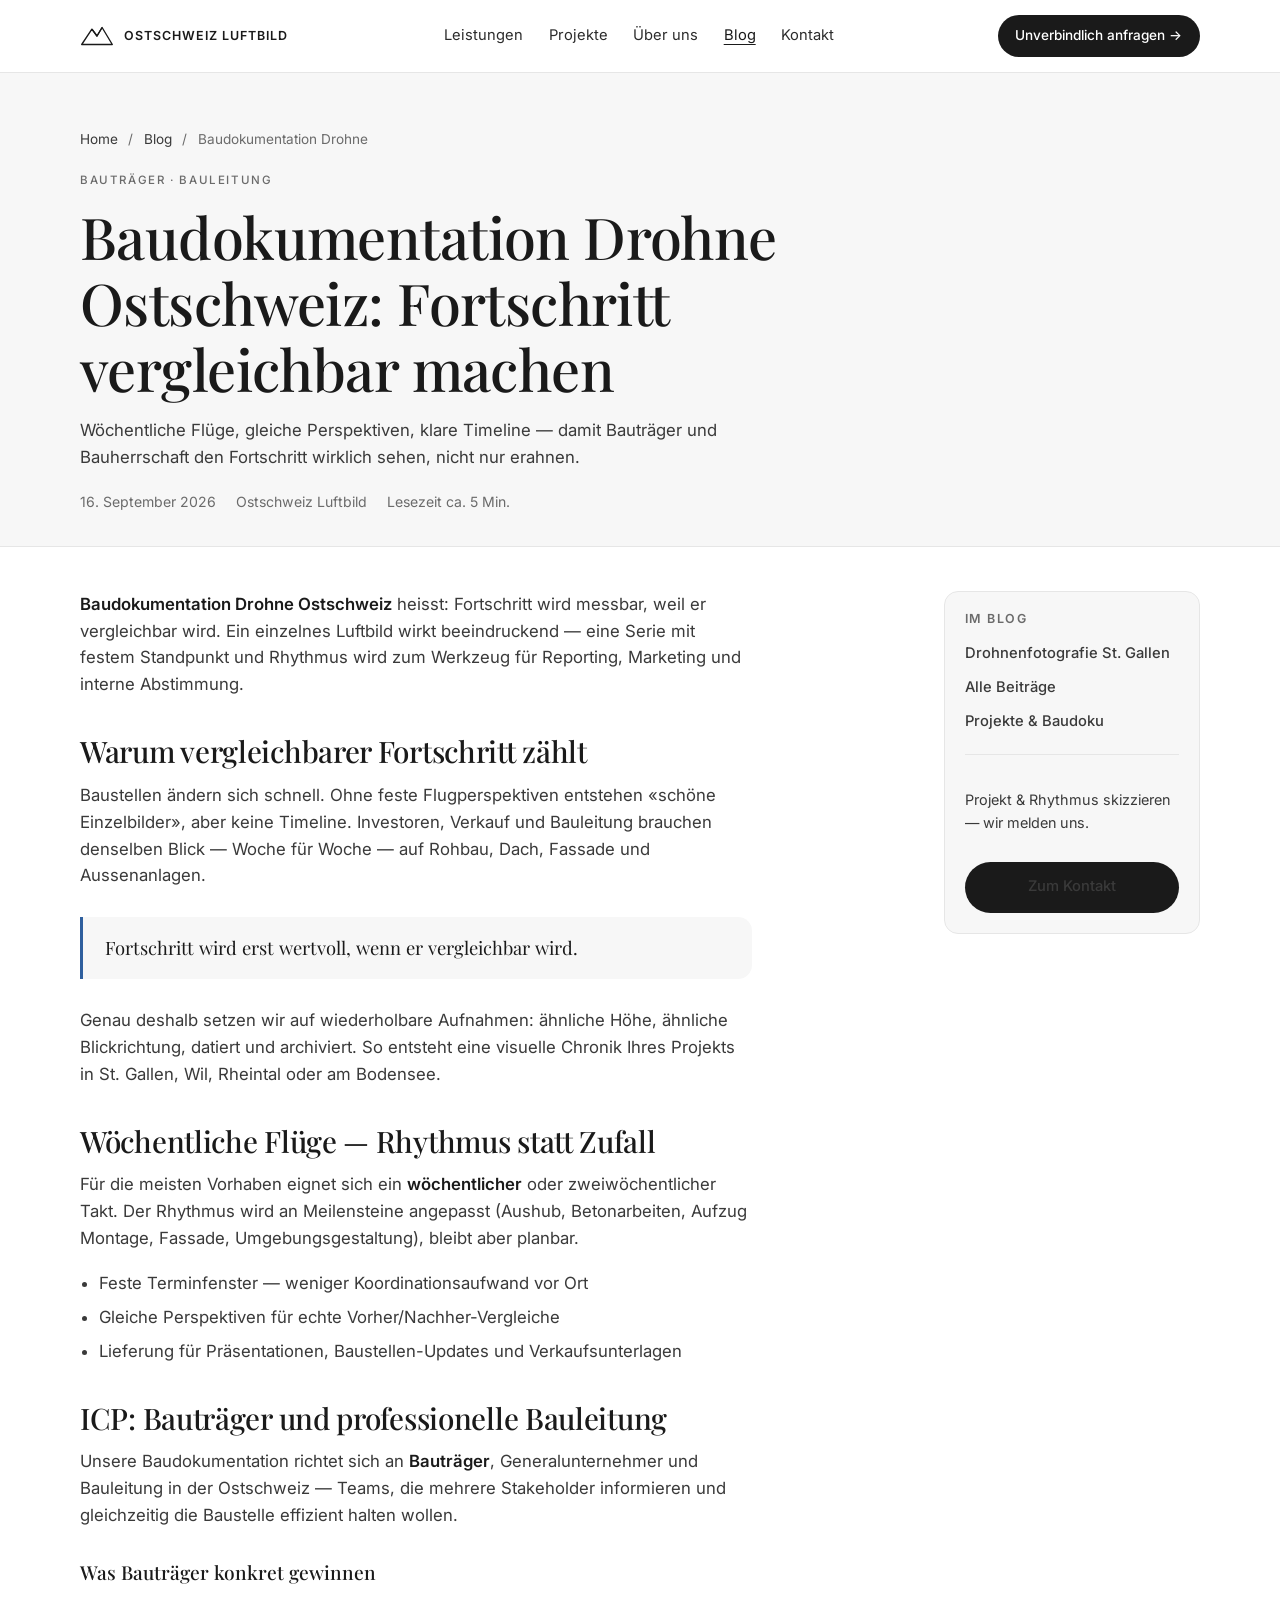
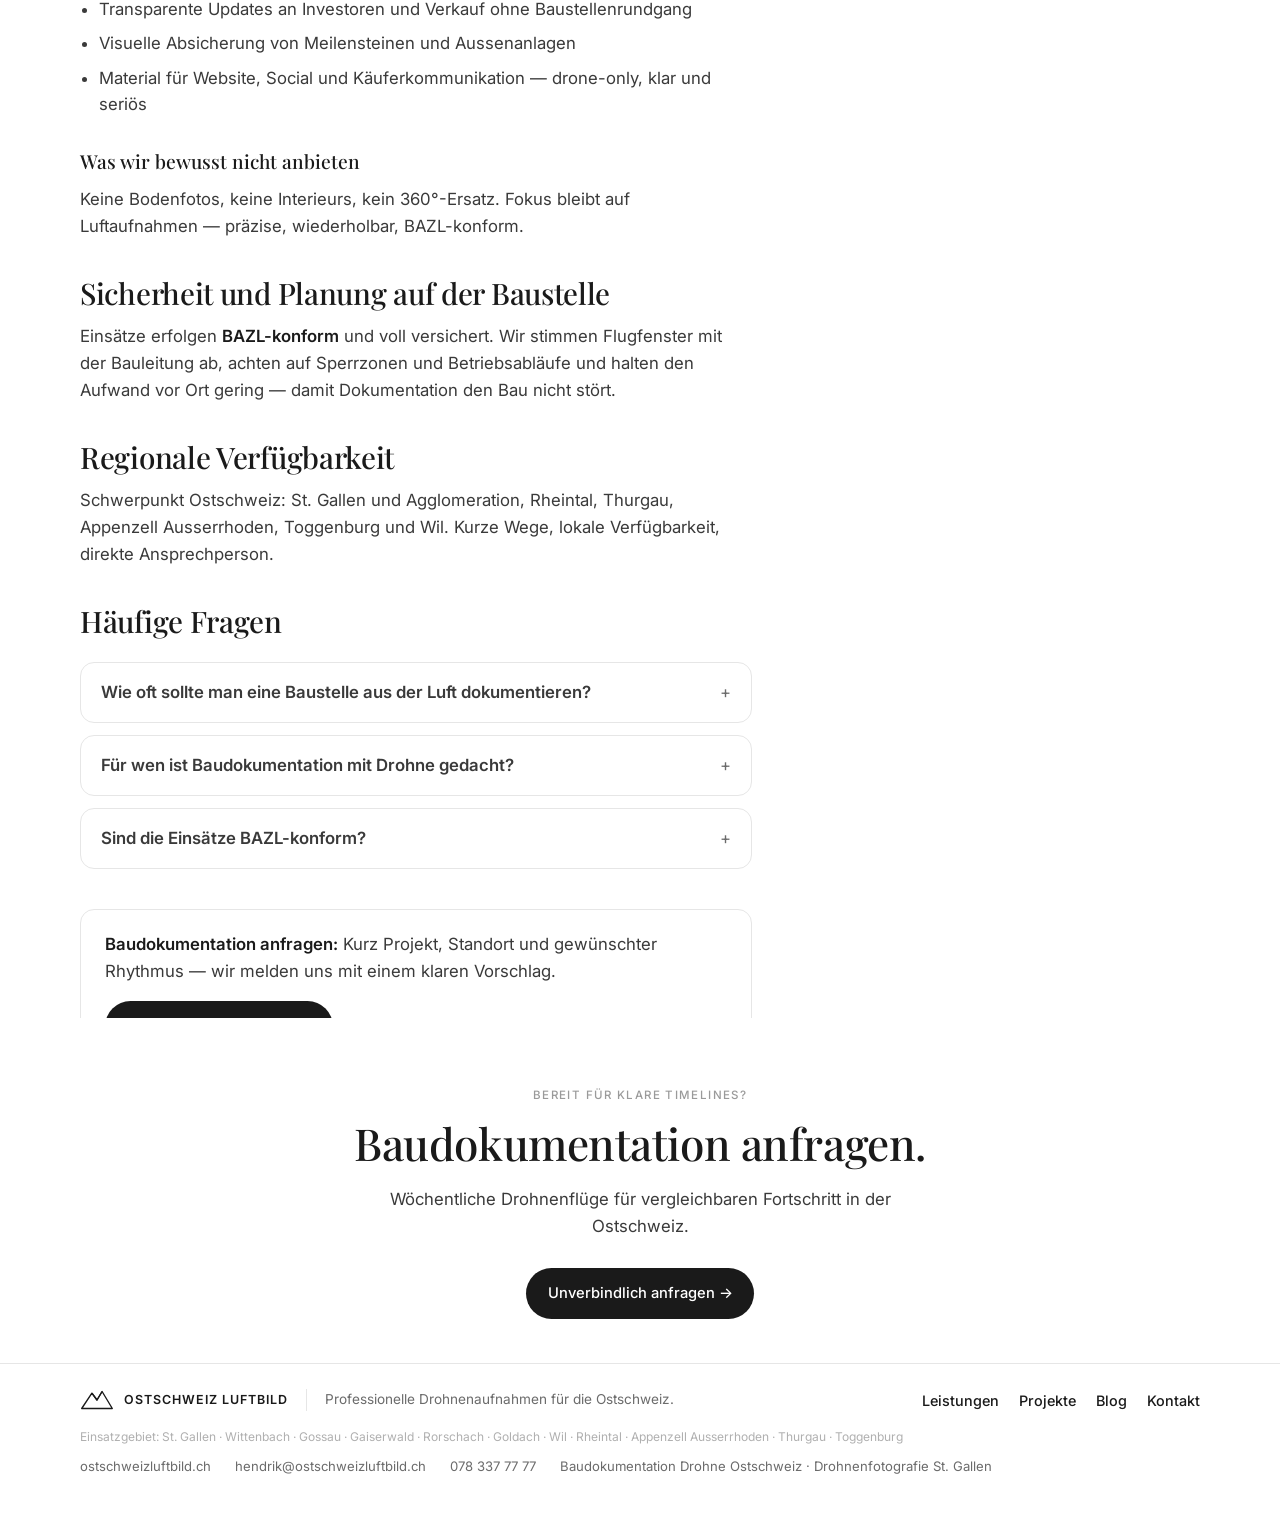
<file: blog/baudokumentation-drohne-ostschweiz.html>
<!DOCTYPE html>
<html lang="de-CH">
<head>
  <meta charset="utf-8">
  <meta name="viewport" content="width=device-width, initial-scale=1">
  <title>Baudokumentation Drohne Ostschweiz | Ostschweiz Luftbild</title>
  <meta name="description" content="Baudokumentation mit Drohne in der Ostschweiz: vergleichbarer Baufortschritt, wöchentliche Flüge, klar für Bauträger und Bauleitung. BAZL-konform und versichert.">
  <link rel="canonical" href="https://ostschweizluftbild.ch/blog/baudokumentation-drohne-ostschweiz.html">
  <meta name="robots" content="index,follow,max-image-preview:large">
  <meta name="author" content="Ostschweiz Luftbild · Hendrik Aeppli">
  <meta name="geo.region" content="CH-SG">
  <meta name="geo.placename" content="Ostschweiz">
  <meta property="og:type" content="article">
  <meta property="og:locale" content="de_CH">
  <meta property="og:site_name" content="Ostschweiz Luftbild">
  <meta property="og:url" content="https://ostschweizluftbild.ch/blog/baudokumentation-drohne-ostschweiz.html">
  <meta property="og:title" content="Baudokumentation Drohne Ostschweiz | Ostschweiz Luftbild">
  <meta property="og:description" content="Vergleichbarer Fortschritt aus der Luft — wöchentliche Flüge für Bauträger in der Ostschweiz. BAZL-konform.">
  <meta property="og:image" content="https://ostschweizluftbild.ch/assets/og-image.jpg">
  <meta property="og:image:width" content="1200">
  <meta property="og:image:height" content="630">
  <meta property="article:published_time" content="2026-09-16">
  <meta property="article:modified_time" content="2026-09-16">
  <meta name="twitter:card" content="summary_large_image">
  <meta name="twitter:title" content="Baudokumentation Drohne Ostschweiz | Ostschweiz Luftbild">
  <meta name="twitter:description" content="Wöchentliche Drohnenflüge für vergleichbaren Baufortschritt — Bauträger ICP.">
  <meta name="twitter:image" content="https://ostschweizluftbild.ch/assets/og-image.jpg">
  <link rel="icon" href="../assets/logo-mark.svg" type="image/svg+xml">
  <link rel="preconnect" href="https://fonts.googleapis.com">
  <link rel="preconnect" href="https://fonts.gstatic.com" crossorigin>
  <link href="https://fonts.googleapis.com/css2?family=Inter:wght@400;500;600&family=Playfair+Display:wght@500;600&display=swap" rel="stylesheet">
  <link rel="stylesheet" href="../styles.css">
  <script type="application/ld+json">
  {
    "@context": "https://schema.org",
    "@type": "BlogPosting",
    "headline": "Baudokumentation Drohne Ostschweiz: Fortschritt vergleichbar machen",
    "description": "Baudokumentation mit Drohne in der Ostschweiz: vergleichbarer Baufortschritt, wöchentliche Flüge, klar für Bauträger und Bauleitung.",
    "image": "https://ostschweizluftbild.ch/assets/og-image.jpg",
    "datePublished": "2026-09-16",
    "dateModified": "2026-09-16",
    "author": { "@type": "Person", "name": "Hendrik Aeppli" },
    "publisher": {
      "@type": "Organization",
      "name": "Ostschweiz Luftbild",
      "logo": { "@type": "ImageObject", "url": "https://ostschweizluftbild.ch/assets/logo-mark.svg" }
    },
    "mainEntityOfPage": "https://ostschweizluftbild.ch/blog/baudokumentation-drohne-ostschweiz.html",
    "inLanguage": "de-CH",
    "keywords": ["Baudokumentation Drohne Ostschweiz", "Baufortschritt Drohne", "Bauträger Luftaufnahmen", "St. Gallen"]
  }
  </script>
  <script type="application/ld+json">
  {
    "@context": "https://schema.org",
    "@type": "BreadcrumbList",
    "itemListElement": [
      { "@type": "ListItem", "position": 1, "name": "Home", "item": "https://ostschweizluftbild.ch/" },
      { "@type": "ListItem", "position": 2, "name": "Blog", "item": "https://ostschweizluftbild.ch/blog/" },
      { "@type": "ListItem", "position": 3, "name": "Baudokumentation Drohne Ostschweiz", "item": "https://ostschweizluftbild.ch/blog/baudokumentation-drohne-ostschweiz.html" }
    ]
  }
  </script>
  <script type="application/ld+json">
  {
    "@context": "https://schema.org",
    "@type": "FAQPage",
    "mainEntity": [
      {
        "@type": "Question",
        "name": "Wie oft sollte man eine Baustelle aus der Luft dokumentieren?",
        "acceptedAnswer": {
          "@type": "Answer",
          "text": "Für vergleichbaren Fortschritt eignet sich ein fester Rhythmus — oft wöchentlich oder zweiwöchentlich, abgestimmt auf Meilensteine und Reporting an Investoren oder Bauherrschaft."
        }
      },
      {
        "@type": "Question",
        "name": "Für wen ist Baudokumentation mit Drohne gedacht?",
        "acceptedAnswer": {
          "@type": "Answer",
          "text": "Primär für Bauträger, Generalunternehmer und Bauleitung in der Ostschweiz, die Fortschritt, Logistik und Aussenanlagen nachvollziehbar kommunizieren wollen."
        }
      },
      {
        "@type": "Question",
        "name": "Sind die Einsätze BAZL-konform?",
        "acceptedAnswer": {
          "@type": "Answer",
          "text": "Ja. Ostschweiz Luftbild fliegt BAZL-konform und voll versichert — planbar für Baustellen in St. Gallen und der Region."
        }
      }
    ]
  }
  </script>
</head>
<body>
  <a class="skip-link" href="#inhalt">Zum Inhalt springen</a>
<header class="site-header site-header--solid">
    <div class="container nav">
      <a class="logo" href="../" aria-label="Ostschweiz Luftbild — Startseite">
        <svg viewBox="0 0 40 28" fill="none" aria-hidden="true"><path d="M2 24 L14 6 L20 14 L26 4 L38 24 Z" stroke="currentColor" stroke-width="1.6" stroke-linejoin="round"/><path d="M14 6 L20 14 L26 4" stroke="currentColor" stroke-width="1.6" stroke-linejoin="round"/></svg>
        <span>Ostschweiz Luftbild</span>
      </a>
      <button class="nav-toggle" type="button" aria-label="Menü öffnen" aria-expanded="false"><span></span></button>
      <ul class="nav-links">
        <li><a href="../#leistungen">Leistungen</a></li>
        <li><a href="../#projekte">Projekte</a></li>
        <li><a href="../#ueber-uns">Über uns</a></li>
        <li><a class="is-active" href="./">Blog</a></li>
        <li><a href="../kontakt.html#anfrage">Kontakt</a></li>
      </ul>
      <a class="btn btn--dark btn--nav nav-cta" href="../kontakt.html#anfrage">Unverbindlich anfragen →</a>
    </div>
  </header>

  <main id="inhalt" tabindex="-1">
    <header class="page-hero">
      <div class="container">
        <nav aria-label="Brotkrumen">
          <ol class="breadcrumb">
            <li><a href="../">Home</a></li>
            <li aria-hidden="true">/</li>
            <li><a href="./">Blog</a></li>
            <li aria-hidden="true">/</li>
            <li>Baudokumentation Drohne</li>
          </ol>
        </nav>
        <p class="eyebrow">Bauträger · Bauleitung</p>
        <h1>Baudokumentation Drohne Ostschweiz: Fortschritt vergleichbar machen</h1>
        <p class="lead">Wöchentliche Flüge, gleiche Perspektiven, klare Timeline — damit Bauträger und Bauherrschaft den Fortschritt wirklich sehen, nicht nur erahnen.</p>
        <p class="page-meta">
          <time datetime="2026-09-16">16. September 2026</time>
          <span>Ostschweiz Luftbild</span>
          <span>Lesezeit ca. 5 Min.</span>
        </p>
      </div>
    </header>

    <article class="article">
      <div class="container article__grid">
        <div class="prose">
          <p><strong>Baudokumentation Drohne Ostschweiz</strong> heisst: Fortschritt wird messbar, weil er vergleichbar wird. Ein einzelnes Luftbild wirkt beeindruckend — eine Serie mit festem Standpunkt und Rhythmus wird zum Werkzeug für Reporting, Marketing und interne Abstimmung.</p>

          <h2>Warum vergleichbarer Fortschritt zählt</h2>
          <p>Baustellen ändern sich schnell. Ohne feste Flugperspektiven entstehen «schöne Einzelbilder», aber keine Timeline. Investoren, Verkauf und Bauleitung brauchen denselben Blick — Woche für Woche — auf Rohbau, Dach, Fassade und Aussenanlagen.</p>
          <blockquote>Fortschritt wird erst wertvoll, wenn er vergleichbar wird.</blockquote>
          <p>Genau deshalb setzen wir auf wiederholbare Aufnahmen: ähnliche Höhe, ähnliche Blickrichtung, datiert und archiviert. So entsteht eine visuelle Chronik Ihres Projekts in St. Gallen, Wil, Rheintal oder am Bodensee.</p>

          <h2>Wöchentliche Flüge — Rhythmus statt Zufall</h2>
          <p>Für die meisten Vorhaben eignet sich ein <strong>wöchentlicher</strong> oder zweiwöchentlicher Takt. Der Rhythmus wird an Meilensteine angepasst (Aushub, Betonarbeiten, Aufzug Montage, Fassade, Umgebungsgestaltung), bleibt aber planbar.</p>
          <ul>
            <li>Feste Terminfenster — weniger Koordinationsaufwand vor Ort</li>
            <li>Gleiche Perspektiven für echte Vorher/Nachher-Vergleiche</li>
            <li>Lieferung für Präsentationen, Baustellen-Updates und Verkaufsunterlagen</li>
          </ul>

          <h2>ICP: Bauträger und professionelle Bauleitung</h2>
          <p>Unsere Baudokumentation richtet sich an <strong>Bauträger</strong>, Generalunternehmer und Bauleitung in der Ostschweiz — Teams, die mehrere Stakeholder informieren und gleichzeitig die Baustelle effizient halten wollen.</p>
          <h3>Was Bauträger konkret gewinnen</h3>
          <ul>
            <li>Transparente Updates an Investoren und Verkauf ohne Baustellenrundgang</li>
            <li>Visuelle Absicherung von Meilensteinen und Aussenanlagen</li>
            <li>Material für Website, Social und Käuferkommunikation — drone-only, klar und seriös</li>
          </ul>
          <h3>Was wir bewusst nicht anbieten</h3>
          <p>Keine Bodenfotos, keine Interieurs, kein 360°-Ersatz. Fokus bleibt auf Luftaufnahmen — präzise, wiederholbar, BAZL-konform.</p>

          <h2>Sicherheit und Planung auf der Baustelle</h2>
          <p>Einsätze erfolgen <strong>BAZL-konform</strong> und voll versichert. Wir stimmen Flugfenster mit der Bauleitung ab, achten auf Sperrzonen und Betriebsabläufe und halten den Aufwand vor Ort gering — damit Dokumentation den Bau nicht stört.</p>

          <h2>Regionale Verfügbarkeit</h2>
          <p>Schwerpunkt Ostschweiz: St. Gallen und Agglomeration, Rheintal, Thurgau, Appenzell Ausserrhoden, Toggenburg und Wil. Kurze Wege, lokale Verfügbarkeit, direkte Ansprechperson.</p>

          <h2>Häufige Fragen</h2>
          <div class="faq-list">
            <details class="faq-item">
              <summary>Wie oft sollte man eine Baustelle aus der Luft dokumentieren?</summary>
              <p>Für vergleichbaren Fortschritt eignet sich ein fester Rhythmus — oft wöchentlich oder zweiwöchentlich, abgestimmt auf Meilensteine und Reporting.</p>
            </details>
            <details class="faq-item">
              <summary>Für wen ist Baudokumentation mit Drohne gedacht?</summary>
              <p>Primär für Bauträger, Generalunternehmer und Bauleitung in der Ostschweiz, die Fortschritt und Logistik nachvollziehbar kommunizieren wollen.</p>
            </details>
            <details class="faq-item">
              <summary>Sind die Einsätze BAZL-konform?</summary>
              <p>Ja. Ostschweiz Luftbild fliegt BAZL-konform und voll versichert — planbar für Baustellen in St. Gallen und der Region.</p>
            </details>
          </div>

          <div class="soft-offer" id="angebot">
            <p><strong>Baudokumentation anfragen:</strong> Kurz Projekt, Standort und gewünschter Rhythmus — wir melden uns mit einem klaren Vorschlag.</p>
            <a class="btn btn--dark" href="../kontakt.html#anfrage">Unverbindlich anfragen →</a>
          </div>
        </div>

        <aside class="article-aside" aria-label="Weiterlesen">
          <h2>Im Blog</h2>
          <ul>
            <li><a href="drohnenfotografie-st-gallen.html">Drohnenfotografie St. Gallen</a></li>
            <li><a href="./">Alle Beiträge</a></li>
            <li><a href="../#projekte">Projekte &amp; Baudoku</a></li>
          </ul>
          <div class="aside-cta">
            <p>Projekt &amp; Rhythmus skizzieren — wir melden uns.</p>
            <a class="btn btn--dark" href="../kontakt.html#anfrage">Zum Kontakt</a>
          </div>
        </aside>
      </div>
    </article>

    <div class="closing-sheet" id="abschluss">
      <section class="section final-cta" aria-labelledby="cta-title">
        <div class="container">
          <p class="eyebrow">Bereit für klare Timelines?</p>
          <h2 id="cta-title">Baudokumentation anfragen.</h2>
          <p class="lead">Wöchentliche Drohnenflüge für vergleichbaren Fortschritt in der Ostschweiz.</p>
          <a class="btn btn--dark" href="../kontakt.html#anfrage">Unverbindlich anfragen →</a>
        </div>
      </section>

      <footer class="site-footer">
        <div class="container">
          <div class="footer-row">
            <div class="footer-brand">
              <a class="logo" href="../">
                <svg viewBox="0 0 40 28" fill="none" aria-hidden="true"><path d="M2 24 L14 6 L20 14 L26 4 L38 24 Z" stroke="currentColor" stroke-width="1.6" stroke-linejoin="round"/><path d="M14 6 L20 14 L26 4" stroke="currentColor" stroke-width="1.6" stroke-linejoin="round"/></svg>
                <span>Ostschweiz Luftbild</span>
              </a>
              <span class="tag">Professionelle Drohnenaufnahmen für die Ostschweiz.</span>
            </div>
            <ul class="footer-links">
              <li><a href="../#leistungen">Leistungen</a></li>
              <li><a href="../#projekte">Projekte</a></li>
              <li><a href="./">Blog</a></li>
              <li><a href="../kontakt.html#anfrage">Kontakt</a></li>
            </ul>
          </div>
          <p class="footer-geo">Einsatzgebiet: St. Gallen · Wittenbach · Gossau · Gaiserwald · Rorschach · Goldach · Wil · Rheintal · Appenzell Ausserrhoden · Thurgau · Toggenburg</p>
          <div class="footer-meta">
            <span>ostschweizluftbild.ch</span>
            <a href="mailto:hendrik@ostschweizluftbild.ch">hendrik@ostschweizluftbild.ch</a>
            <a class="phone-link" href="tel:+41783377777">078 337 77 77</a>
            <span>Baudokumentation Drohne Ostschweiz · Drohnenfotografie St. Gallen</span>
          </div>
        </div>
      </footer>
    </div>
  </main>

  <script src="../js/main.js" defer></script>
</body>
</html>
</file>
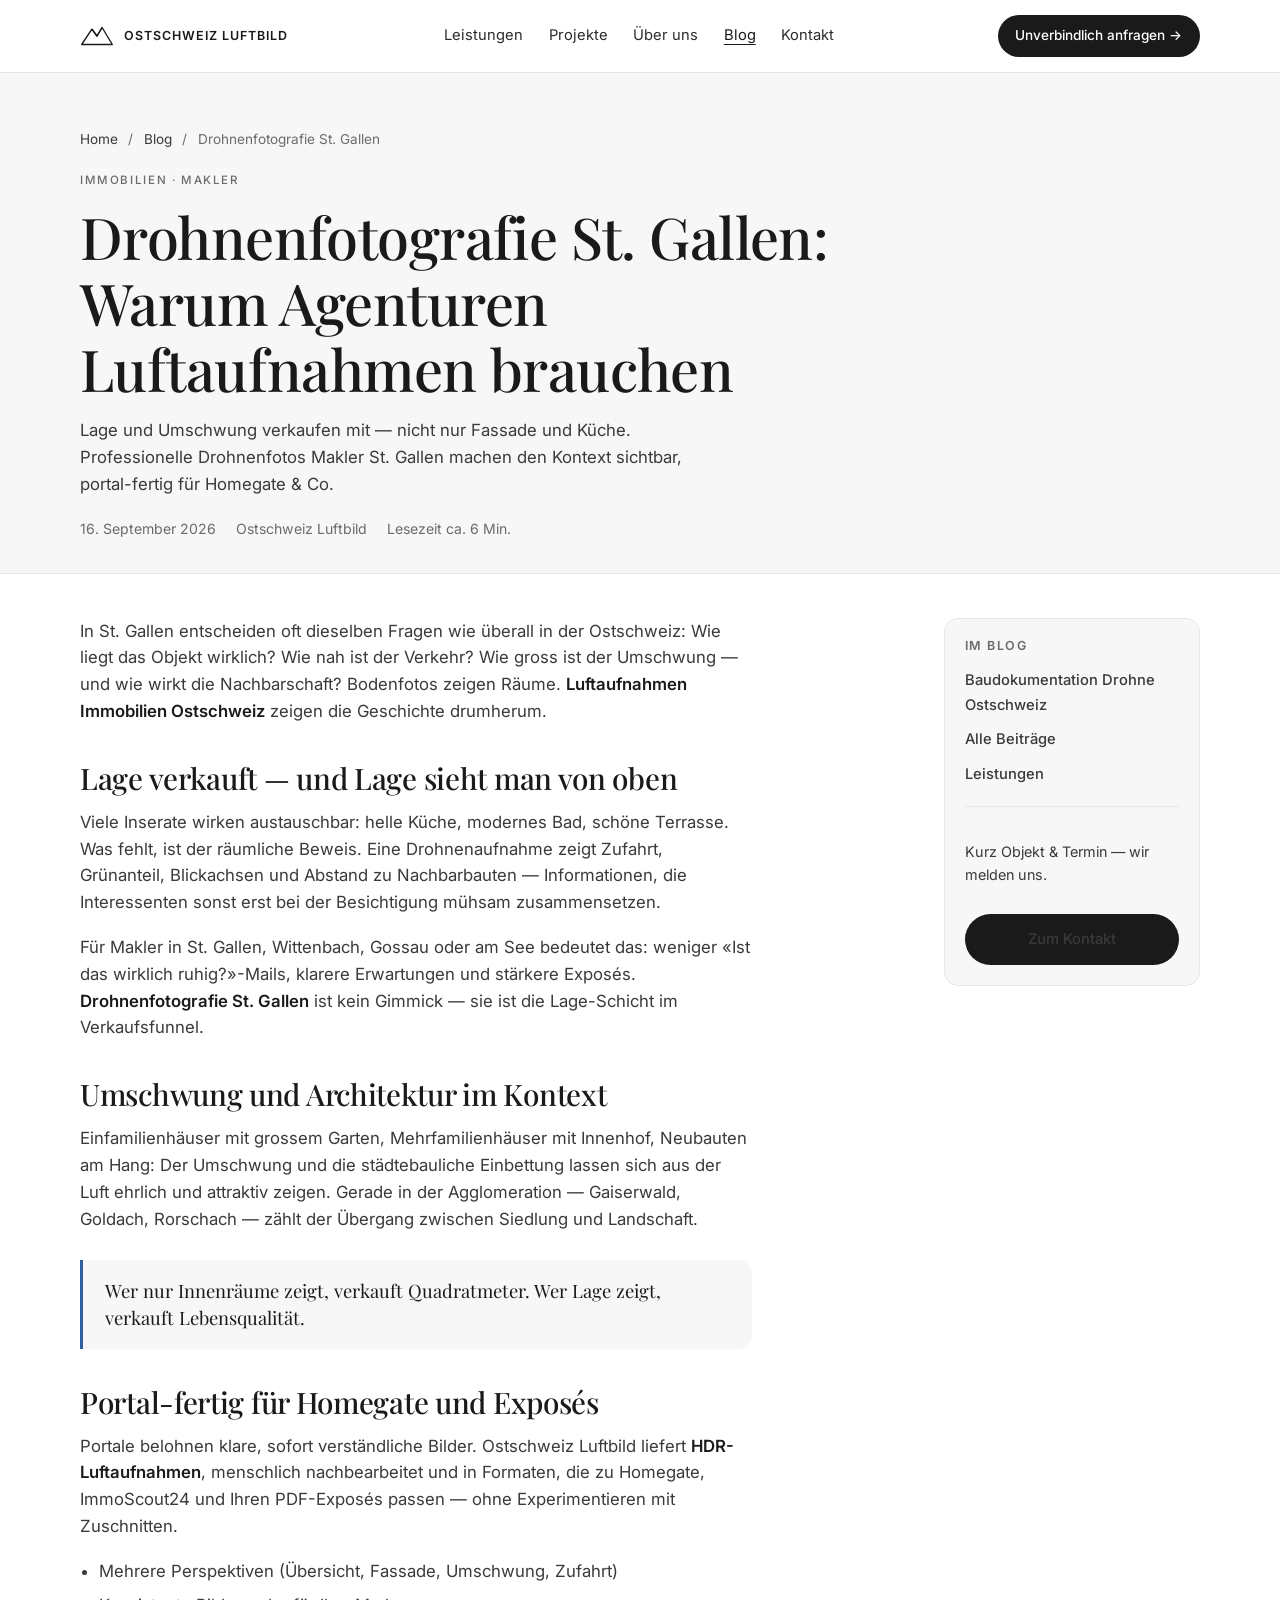
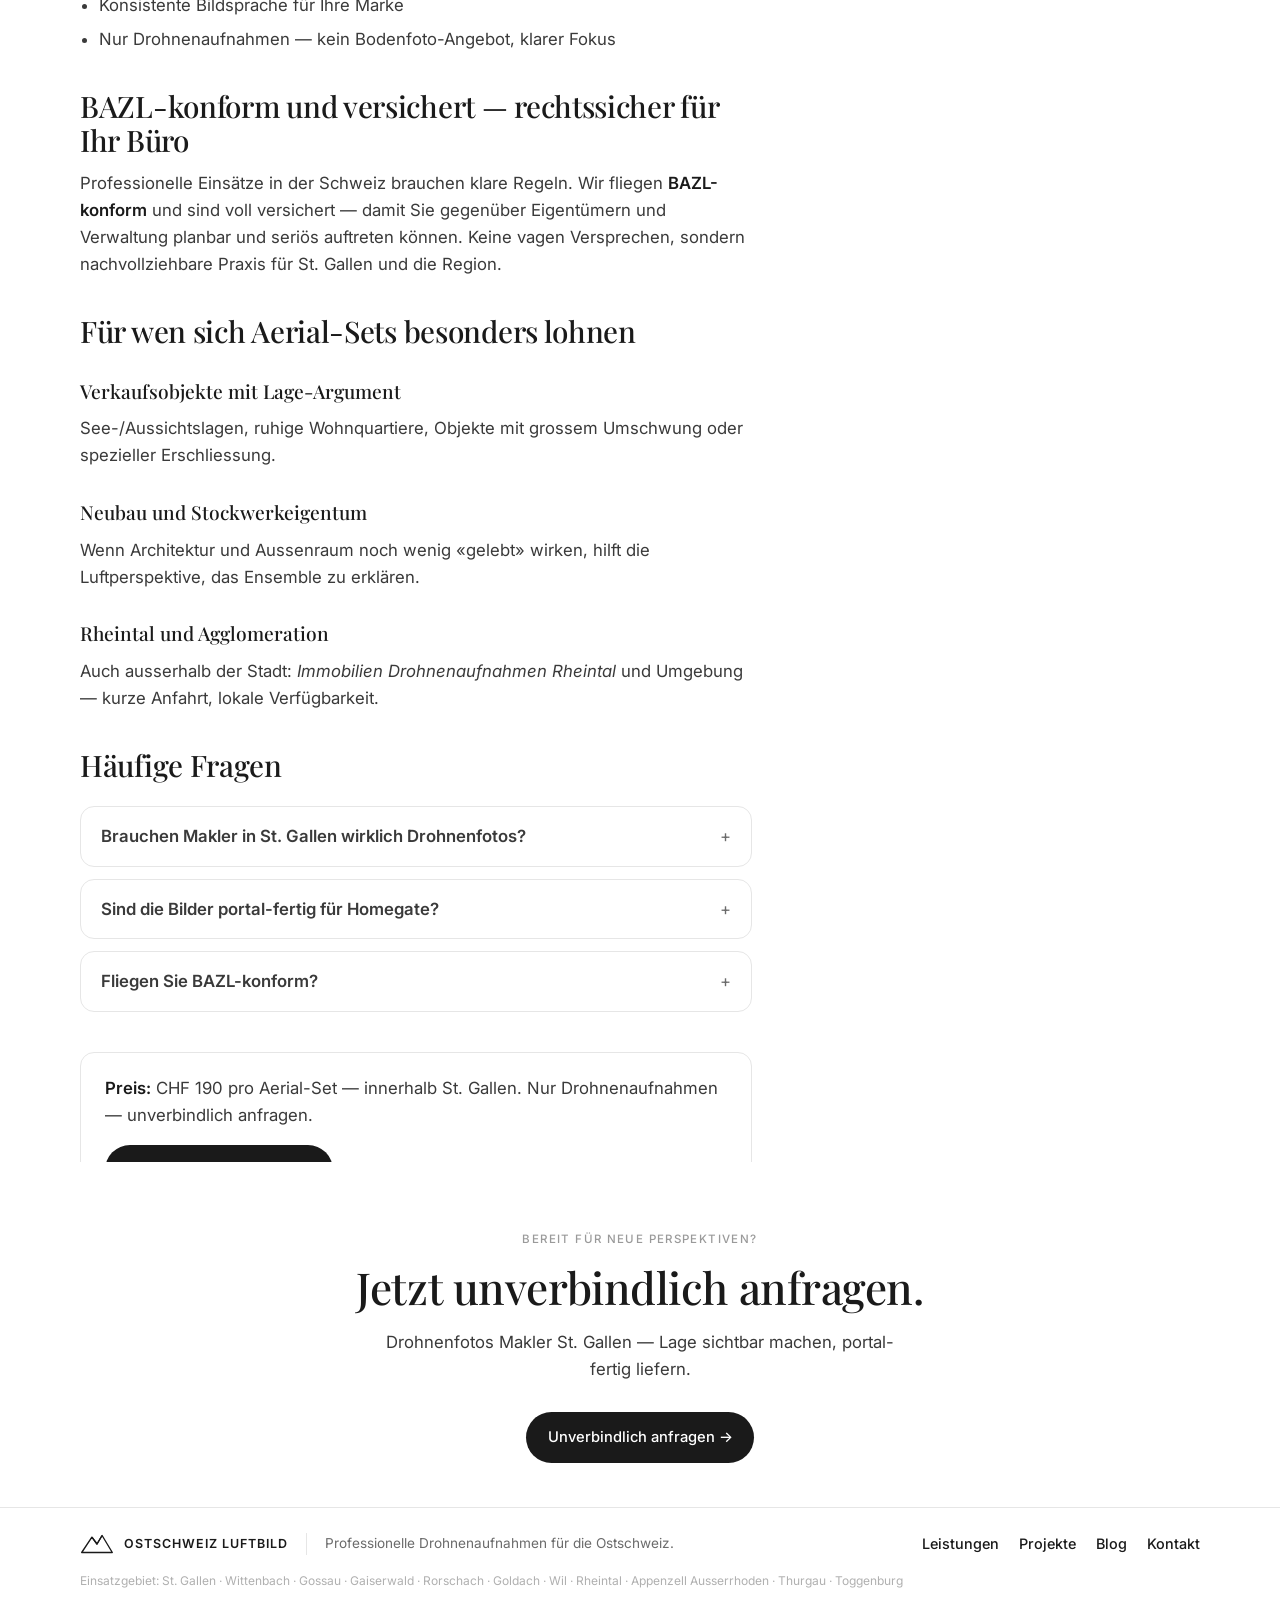
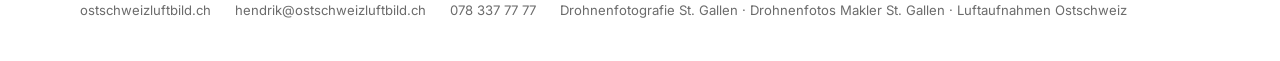
<file: blog/drohnenfotografie-st-gallen.html>
<!DOCTYPE html>
<html lang="de-CH">
<head>
  <meta charset="utf-8">
  <meta name="viewport" content="width=device-width, initial-scale=1">
  <title>Drohnenfotografie St. Gallen für Makler | Ostschweiz Luftbild</title>
  <meta name="description" content="Warum Immobilienmakler in St. Gallen Drohnenfotos brauchen: Lage, Umschwung und portal-fertige Homegate-Bilder. BAZL-konform, versichert — Ostschweiz Luftbild.">
  <link rel="canonical" href="https://ostschweizluftbild.ch/blog/drohnenfotografie-st-gallen.html">
  <meta name="robots" content="index,follow,max-image-preview:large">
  <meta name="author" content="Ostschweiz Luftbild · Hendrik Aeppli">
  <meta name="geo.region" content="CH-SG">
  <meta name="geo.placename" content="St. Gallen">
  <meta property="og:type" content="article">
  <meta property="og:locale" content="de_CH">
  <meta property="og:site_name" content="Ostschweiz Luftbild">
  <meta property="og:url" content="https://ostschweizluftbild.ch/blog/drohnenfotografie-st-gallen.html">
  <meta property="og:title" content="Drohnenfotografie St. Gallen für Makler | Ostschweiz Luftbild">
  <meta property="og:description" content="Lage und Umschwung aus der Luft verkaufen mit — portal-fertig für Homegate &amp; Co. BAZL-konform und versichert.">
  <meta property="og:image" content="https://ostschweizluftbild.ch/assets/og-image.jpg">
  <meta property="og:image:width" content="1200">
  <meta property="og:image:height" content="630">
  <meta property="article:published_time" content="2026-09-16">
  <meta property="article:modified_time" content="2026-09-16">
  <meta name="twitter:card" content="summary_large_image">
  <meta name="twitter:title" content="Drohnenfotografie St. Gallen für Makler | Ostschweiz Luftbild">
  <meta name="twitter:description" content="Warum Agenturen Luftaufnahmen brauchen — Lage, Umschwung, portal-fertig.">
  <meta name="twitter:image" content="https://ostschweizluftbild.ch/assets/og-image.jpg">
  <link rel="icon" href="../assets/logo-mark.svg" type="image/svg+xml">
  <link rel="preconnect" href="https://fonts.googleapis.com">
  <link rel="preconnect" href="https://fonts.gstatic.com" crossorigin>
  <link href="https://fonts.googleapis.com/css2?family=Inter:wght@400;500;600&family=Playfair+Display:wght@500;600&display=swap" rel="stylesheet">
  <link rel="stylesheet" href="../styles.css">
  <script type="application/ld+json">
  {
    "@context": "https://schema.org",
    "@type": "BlogPosting",
    "headline": "Drohnenfotografie St. Gallen: Warum Makler Luftaufnahmen brauchen",
    "description": "Warum Immobilienmakler in St. Gallen Drohnenfotos brauchen: Lage, Umschwung und portal-fertige Homegate-Bilder. BAZL-konform, versichert.",
    "image": "https://ostschweizluftbild.ch/assets/og-image.jpg",
    "datePublished": "2026-09-16",
    "dateModified": "2026-09-16",
    "author": { "@type": "Person", "name": "Hendrik Aeppli" },
    "publisher": {
      "@type": "Organization",
      "name": "Ostschweiz Luftbild",
      "logo": { "@type": "ImageObject", "url": "https://ostschweizluftbild.ch/assets/logo-mark.svg" }
    },
    "mainEntityOfPage": "https://ostschweizluftbild.ch/blog/drohnenfotografie-st-gallen.html",
    "inLanguage": "de-CH",
    "keywords": ["Drohnenfotografie St. Gallen", "Drohnenfotos Makler St. Gallen", "Luftaufnahmen Immobilien Ostschweiz", "Homegate"]
  }
  </script>
  <script type="application/ld+json">
  {
    "@context": "https://schema.org",
    "@type": "BreadcrumbList",
    "itemListElement": [
      { "@type": "ListItem", "position": 1, "name": "Home", "item": "https://ostschweizluftbild.ch/" },
      { "@type": "ListItem", "position": 2, "name": "Blog", "item": "https://ostschweizluftbild.ch/blog/" },
      { "@type": "ListItem", "position": 3, "name": "Drohnenfotografie St. Gallen", "item": "https://ostschweizluftbild.ch/blog/drohnenfotografie-st-gallen.html" }
    ]
  }
  </script>
  <script type="application/ld+json">
  {
    "@context": "https://schema.org",
    "@type": "FAQPage",
    "mainEntity": [
      {
        "@type": "Question",
        "name": "Brauchen Makler in St. Gallen wirklich Drohnenfotos?",
        "acceptedAnswer": {
          "@type": "Answer",
          "text": "Ja, wenn Lage und Umschwung verkaufsrelevant sind. Luftaufnahmen zeigen Nachbarschaft, Grünanteil, Zufahrt und Kontext — Infos, die Bodenfotos allein oft nicht tragen."
        }
      },
      {
        "@type": "Question",
        "name": "Sind die Bilder portal-fertig für Homegate?",
        "acceptedAnswer": {
          "@type": "Answer",
          "text": "Ja. Ostschweiz Luftbild liefert HDR-Luftaufnahmen in portaltauglichen Formaten — für Homegate, ImmoScout24 und Exposés, nach menschlicher Bildbearbeitung."
        }
      },
      {
        "@type": "Question",
        "name": "Fliegen Sie BAZL-konform?",
        "acceptedAnswer": {
          "@type": "Answer",
          "text": "Ja. Einsätze erfolgen BAZL-konform und voll versichert — rechtssicher und planbar für Agenturen in St. Gallen und der Ostschweiz."
        }
      }
    ]
  }
  </script>
</head>
<body>
  <a class="skip-link" href="#inhalt">Zum Inhalt springen</a>
<header class="site-header site-header--solid">
    <div class="container nav">
      <a class="logo" href="../" aria-label="Ostschweiz Luftbild — Startseite">
        <svg viewBox="0 0 40 28" fill="none" aria-hidden="true"><path d="M2 24 L14 6 L20 14 L26 4 L38 24 Z" stroke="currentColor" stroke-width="1.6" stroke-linejoin="round"/><path d="M14 6 L20 14 L26 4" stroke="currentColor" stroke-width="1.6" stroke-linejoin="round"/></svg>
        <span>Ostschweiz Luftbild</span>
      </a>
      <button class="nav-toggle" type="button" aria-label="Menü öffnen" aria-expanded="false"><span></span></button>
      <ul class="nav-links">
        <li><a href="../#leistungen">Leistungen</a></li>
        <li><a href="../#projekte">Projekte</a></li>
        <li><a href="../#ueber-uns">Über uns</a></li>
        <li><a class="is-active" href="./">Blog</a></li>
        <li><a href="../kontakt.html#anfrage">Kontakt</a></li>
      </ul>
      <a class="btn btn--dark btn--nav nav-cta" href="../kontakt.html#anfrage">Unverbindlich anfragen →</a>
    </div>
  </header>

  <main id="inhalt" tabindex="-1">
    <header class="page-hero">
      <div class="container">
        <nav aria-label="Brotkrumen">
          <ol class="breadcrumb">
            <li><a href="../">Home</a></li>
            <li aria-hidden="true">/</li>
            <li><a href="./">Blog</a></li>
            <li aria-hidden="true">/</li>
            <li>Drohnenfotografie St. Gallen</li>
          </ol>
        </nav>
        <p class="eyebrow">Immobilien · Makler</p>
        <h1>Drohnenfotografie St. Gallen: Warum Agenturen Luftaufnahmen brauchen</h1>
        <p class="lead">Lage und Umschwung verkaufen mit — nicht nur Fassade und Küche. Professionelle Drohnenfotos Makler St. Gallen machen den Kontext sichtbar, portal-fertig für Homegate &amp; Co.</p>
        <p class="page-meta">
          <time datetime="2026-09-16">16. September 2026</time>
          <span>Ostschweiz Luftbild</span>
          <span>Lesezeit ca. 6 Min.</span>
        </p>
      </div>
    </header>

    <article class="article">
      <div class="container article__grid">
        <div class="prose">
          <p>In St. Gallen entscheiden oft dieselben Fragen wie überall in der Ostschweiz: Wie liegt das Objekt wirklich? Wie nah ist der Verkehr? Wie gross ist der Umschwung — und wie wirkt die Nachbarschaft? Bodenfotos zeigen Räume. <strong>Luftaufnahmen Immobilien Ostschweiz</strong> zeigen die Geschichte drumherum.</p>

          <h2>Lage verkauft — und Lage sieht man von oben</h2>
          <p>Viele Inserate wirken austauschbar: helle Küche, modernes Bad, schöne Terrasse. Was fehlt, ist der räumliche Beweis. Eine Drohnenaufnahme zeigt Zufahrt, Grünanteil, Blickachsen und Abstand zu Nachbarbauten — Informationen, die Interessenten sonst erst bei der Besichtigung mühsam zusammensetzen.</p>
          <p>Für Makler in St. Gallen, Wittenbach, Gossau oder am See bedeutet das: weniger «Ist das wirklich ruhig?»-Mails, klarere Erwartungen und stärkere Exposés. <strong>Drohnenfotografie St. Gallen</strong> ist kein Gimmick — sie ist die Lage-Schicht im Verkaufsfunnel.</p>

          <h2>Umschwung und Architektur im Kontext</h2>
          <p>Einfamilienhäuser mit grossem Garten, Mehrfamilienhäuser mit Innenhof, Neubauten am Hang: Der Umschwung und die städtebauliche Einbettung lassen sich aus der Luft ehrlich und attraktiv zeigen. Gerade in der Agglomeration — Gaiserwald, Goldach, Rorschach — zählt der Übergang zwischen Siedlung und Landschaft.</p>
          <blockquote>Wer nur Innenräume zeigt, verkauft Quadratmeter. Wer Lage zeigt, verkauft Lebensqualität.</blockquote>

          <h2>Portal-fertig für Homegate und Exposés</h2>
          <p>Portale belohnen klare, sofort verständliche Bilder. Ostschweiz Luftbild liefert <strong>HDR-Luftaufnahmen</strong>, menschlich nachbearbeitet und in Formaten, die zu Homegate, ImmoScout24 und Ihren PDF-Exposés passen — ohne Experimentieren mit Zuschnitten.</p>
          <ul>
            <li>Mehrere Perspektiven (Übersicht, Fassade, Umschwung, Zufahrt)</li>
            <li>Konsistente Bildsprache für Ihre Marke</li>
            <li>Nur Drohnenaufnahmen — kein Bodenfoto-Angebot, klarer Fokus</li>
          </ul>

          <h2>BAZL-konform und versichert — rechtssicher für Ihr Büro</h2>
          <p>Professionelle Einsätze in der Schweiz brauchen klare Regeln. Wir fliegen <strong>BAZL-konform</strong> und sind voll versichert — damit Sie gegenüber Eigentümern und Verwaltung planbar und seriös auftreten können. Keine vagen Versprechen, sondern nachvollziehbare Praxis für St. Gallen und die Region.</p>

          <h2>Für wen sich Aerial-Sets besonders lohnen</h2>
          <h3>Verkaufsobjekte mit Lage-Argument</h3>
          <p>See-/Aussichtslagen, ruhige Wohnquartiere, Objekte mit grossem Umschwung oder spezieller Erschliessung.</p>
          <h3>Neubau und Stockwerkeigentum</h3>
          <p>Wenn Architektur und Aussenraum noch wenig «gelebt» wirken, hilft die Luftperspektive, das Ensemble zu erklären.</p>
          <h3>Rheintal und Agglomeration</h3>
          <p>Auch ausserhalb der Stadt: <em>Immobilien Drohnenaufnahmen Rheintal</em> und Umgebung — kurze Anfahrt, lokale Verfügbarkeit.</p>

          <h2>Häufige Fragen</h2>
          <div class="faq-list">
            <details class="faq-item">
              <summary>Brauchen Makler in St. Gallen wirklich Drohnenfotos?</summary>
              <p>Ja, wenn Lage und Umschwung verkaufsrelevant sind. Luftaufnahmen zeigen Nachbarschaft, Grünanteil, Zufahrt und Kontext — Infos, die Bodenfotos allein oft nicht tragen.</p>
            </details>
            <details class="faq-item">
              <summary>Sind die Bilder portal-fertig für Homegate?</summary>
              <p>Ja. Wir liefern HDR-Luftaufnahmen in portaltauglichen Formaten — für Homegate, ImmoScout24 und Exposés, nach menschlicher Bildbearbeitung.</p>
            </details>
            <details class="faq-item">
              <summary>Fliegen Sie BAZL-konform?</summary>
              <p>Ja. Einsätze erfolgen BAZL-konform und voll versichert — rechtssicher und planbar für Agenturen in St. Gallen und der Ostschweiz.</p>
            </details>
          </div>

          <div class="soft-offer" id="angebot">
            <p><strong>Preis:</strong> CHF 190 pro Aerial-Set — innerhalb St. Gallen. Nur Drohnenaufnahmen — unverbindlich anfragen.</p>
            <a class="btn btn--dark" href="../kontakt.html#anfrage">Unverbindlich anfragen →</a>
          </div>
        </div>

        <aside class="article-aside" aria-label="Weiterlesen">
          <h2>Im Blog</h2>
          <ul>
            <li><a href="baudokumentation-drohne-ostschweiz.html">Baudokumentation Drohne Ostschweiz</a></li>
            <li><a href="./">Alle Beiträge</a></li>
            <li><a href="../#leistungen">Leistungen</a></li>
          </ul>
          <div class="aside-cta">
            <p>Kurz Objekt &amp; Termin — wir melden uns.</p>
            <a class="btn btn--dark" href="../kontakt.html#anfrage">Zum Kontakt</a>
          </div>
        </aside>
      </div>
    </article>

    <div class="closing-sheet" id="abschluss">
      <section class="section final-cta" aria-labelledby="cta-title">
        <div class="container">
          <p class="eyebrow">Bereit für neue Perspektiven?</p>
          <h2 id="cta-title">Jetzt unverbindlich anfragen.</h2>
          <p class="lead">Drohnenfotos Makler St. Gallen — Lage sichtbar machen, portal-fertig liefern.</p>
          <a class="btn btn--dark" href="../kontakt.html#anfrage">Unverbindlich anfragen →</a>
        </div>
      </section>

      <footer class="site-footer">
        <div class="container">
          <div class="footer-row">
            <div class="footer-brand">
              <a class="logo" href="../">
                <svg viewBox="0 0 40 28" fill="none" aria-hidden="true"><path d="M2 24 L14 6 L20 14 L26 4 L38 24 Z" stroke="currentColor" stroke-width="1.6" stroke-linejoin="round"/><path d="M14 6 L20 14 L26 4" stroke="currentColor" stroke-width="1.6" stroke-linejoin="round"/></svg>
                <span>Ostschweiz Luftbild</span>
              </a>
              <span class="tag">Professionelle Drohnenaufnahmen für die Ostschweiz.</span>
            </div>
            <ul class="footer-links">
              <li><a href="../#leistungen">Leistungen</a></li>
              <li><a href="../#projekte">Projekte</a></li>
              <li><a href="./">Blog</a></li>
              <li><a href="../kontakt.html#anfrage">Kontakt</a></li>
            </ul>
          </div>
          <p class="footer-geo">Einsatzgebiet: St. Gallen · Wittenbach · Gossau · Gaiserwald · Rorschach · Goldach · Wil · Rheintal · Appenzell Ausserrhoden · Thurgau · Toggenburg</p>
          <div class="footer-meta">
            <span>ostschweizluftbild.ch</span>
            <a href="mailto:hendrik@ostschweizluftbild.ch">hendrik@ostschweizluftbild.ch</a>
            <a class="phone-link" href="tel:+41783377777">078 337 77 77</a>
            <span>Drohnenfotografie St. Gallen · Drohnenfotos Makler St. Gallen · Luftaufnahmen Ostschweiz</span>
          </div>
        </div>
      </footer>
    </div>
  </main>

  <script src="../js/main.js" defer></script>
</body>
</html>
</file>
<file: styles.css>
/* Ostschweiz Luftbild — homepage mockup v2 match */
:root {
  --ink: #1A1A1A;
  --ink-soft: #3A3A3A;
  --muted: #6B6B6B;
  --line: #E6E6E6;
  --bg: #FFFFFF;
  --bg-soft: #F7F7F7;
  --accent: #2F5F9E;
  --radius: 14px;
  --radius-pill: 999px;
  --shadow: 0 8px 30px rgba(0,0,0,.06);
  --max: 1120px;
  --nav-h: 72px;
  --font-sans: "Inter", system-ui, -apple-system, Segoe UI, Roboto, sans-serif;
  --font-serif: "Playfair Display", Georgia, "Times New Roman", serif;
}

*, *::before, *::after { box-sizing: border-box; }
html { scroll-behavior: smooth; }
body {
  margin: 0;
  font-family: var(--font-sans);
  color: var(--ink);
  background: var(--bg);
  line-height: 1.6;
  -webkit-font-smoothing: antialiased;
  text-rendering: optimizeLegibility;
}
img { max-width: 100%; height: auto; display: block; }
a { color: inherit; text-decoration: none; }
a:hover { opacity: .85; }
button { font: inherit; cursor: pointer; border: 0; background: none; }
.container { width: min(100% - 2.5rem, var(--max)); margin-inline: auto; }
.sr-only {
  position: absolute; width: 1px; height: 1px; padding: 0; margin: -1px;
  overflow: hidden; clip: rect(0,0,0,0); white-space: nowrap; border: 0;
}
:focus-visible {
  outline: 2px solid var(--accent);
  outline-offset: 3px;
}

/* Skip link (a11y) */
.skip-link {
  position: absolute;
  left: 1rem;
  top: -4rem;
  z-index: 10000;
  padding: .65rem 1rem;
  background: var(--ink);
  color: #fff;
  border-radius: 8px;
  font-weight: 500;
  font-size: .9rem;
  transition: top .15s ease;
}
.skip-link:focus,
.skip-link:focus-visible {
  top: 1rem;
  outline: 2px solid var(--accent);
  outline-offset: 3px;
  opacity: 1;
}

/* Typography */
.eyebrow {
  font-size: .72rem;
  letter-spacing: .14em;
  text-transform: uppercase;
  font-weight: 500;
  color: var(--muted);
  margin: 0 0 .85rem;
}
h1, h2, .serif { font-family: var(--font-serif); font-weight: 500; letter-spacing: -.01em; line-height: 1.15; }
h1 { font-size: clamp(2.4rem, 5vw, 3.6rem); margin: 0 0 1rem; }
h2 { font-size: clamp(1.85rem, 3.4vw, 2.55rem); margin: 0 0 1rem; }
.lead { font-size: 1.05rem; color: var(--ink-soft); max-width: 36rem; }
.muted { color: var(--muted); }

/* Buttons */
.btn {
  display: inline-flex;
  align-items: center;
  gap: .55rem;
  padding: .85rem 1.35rem;
  border-radius: var(--radius-pill);
  font-size: .92rem;
  font-weight: 500;
  transition: transform .2s ease, background .2s ease, color .2s ease, box-shadow .2s ease;
  white-space: nowrap;
}
.btn:hover { transform: translateY(-1px); opacity: 1; }
.btn--dark { background: var(--ink); color: #fff; }
.btn--dark:hover { background: #000; }
.btn--light { background: #fff; color: var(--ink); }
.btn--light:hover { box-shadow: var(--shadow); }
.btn--nav { padding: .65rem 1.1rem; font-size: .85rem; }
.link-accent {
  color: var(--accent);
  font-weight: 500;
  text-decoration: underline;
  text-underline-offset: 3px;
}
.link-accent:hover { opacity: .8; }

/* Nav — over hero, light */
.site-header {
  position: absolute;
  inset: 0 0 auto 0;
  z-index: 50;
  color: #fff;
}
.nav {
  display: flex;
  align-items: center;
  justify-content: space-between;
  gap: 1.5rem;
  min-height: var(--nav-h);
  padding-block: .75rem;
}
.logo {
  display: inline-flex;
  align-items: center;
  gap: .65rem;
  font-size: .78rem;
  letter-spacing: .08em;
  font-weight: 600;
  text-transform: uppercase;
  flex-shrink: 0;
}
.logo svg { width: 34px; height: 24px; color: currentColor; }
.nav-links {
  display: flex;
  align-items: center;
  gap: 1.6rem;
  list-style: none;
  margin: 0;
  padding: 0;
  font-size: .92rem;
}
.nav-links a { opacity: .92; }
.nav-links a:hover { opacity: 1; text-decoration: underline; text-underline-offset: 4px; }
.nav-cta { margin-left: .5rem; }
.nav-toggle {
  display: none;
  width: 44px; height: 44px;
  border-radius: 10px;
  border: 1px solid rgba(255,255,255,.35);
  color: #fff;
  align-items: center;
  justify-content: center;
}
.nav-toggle span {
  display: block; width: 18px; height: 1.5px; background: currentColor; position: relative;
}
.nav-toggle span::before, .nav-toggle span::after {
  content: ""; position: absolute; left: 0; width: 18px; height: 1.5px; background: currentColor;
}
.nav-toggle span::before { top: -6px; }
.nav-toggle span::after { top: 6px; }

/* Hero — full-bleed lakeside from mockup crop */
.hero {
  position: relative;
  min-height: min(88vh, 780px);
  display: flex;
  align-items: center;
  color: #fff;
  overflow: hidden;
}
.hero__media {
  position: absolute; inset: 0;
}
.hero__media img {
  width: 100%; height: 100%;
  object-fit: cover;
  object-position: 78% 55%; /* desktop: apartments + lake on the right */
}
@media (max-width: 767px) {
  .hero__media img {
    object-position: center 42%; /* mobile portrait: keep building + lake stacked */
  }
}
.hero__media::after {
  content: "";
  position: absolute; inset: 0;
  background:
    linear-gradient(90deg, rgba(8,10,14,.58) 0%, rgba(8,10,14,.32) 42%, rgba(8,10,14,.12) 70%, rgba(8,10,14,.08) 100%),
    linear-gradient(180deg, rgba(8,10,14,.28) 0%, transparent 32%, rgba(8,10,14,.35) 100%);
}
.hero__content {
  position: relative;
  z-index: 1;
  padding: calc(var(--nav-h) + 2.5rem) 0 3rem;
  width: min(100% - 2.5rem, var(--max));
  margin-inline: auto;
}
.hero .eyebrow { color: rgba(255,255,255,.88); margin-bottom: 1rem; }
.hero h1 { max-width: 14ch; }
.hero .lead {
  color: rgba(255,255,255,.92);
  margin: 0 0 1.6rem;
  max-width: 32rem;
}
.hero-stats {
  display: flex;
  flex-wrap: wrap;
  gap: 0;
  margin-top: 2.75rem;
  padding-top: 0;
  border-top: 0;
  max-width: 46rem;
}
.hero-stat {
  padding-right: 2rem;
  margin-right: 2rem;
  border-right: 1px solid rgba(255,255,255,.35);
}
.hero-stat:last-child {
  border-right: 0;
  margin-right: 0;
  padding-right: 0;
}
.hero-stat strong {
  display: block;
  font-family: var(--font-serif);
  font-size: clamp(1.2rem, 2.2vw, 1.5rem);
  font-weight: 500;
  line-height: 1.15;
}
.hero-stat span {
  display: block;
  font-size: .85rem;
  opacity: .88;
  margin-top: .25rem;
}

/* Sections */
.section { padding: 5.5rem 0; }
.section--soft { background: var(--bg-soft); }
.section--trust { padding: 3.5rem 0 5rem; }
.section-head {
  display: grid;
  grid-template-columns: 1.15fr .85fr;
  gap: 2.5rem;
  align-items: end;
  margin-bottom: 2.75rem;
}
.section-head p { margin: 0; color: var(--ink-soft); font-size: 1rem; line-height: 1.65; }

/* Service cards */
.cards {
  display: grid;
  grid-template-columns: 1fr 1fr;
  gap: 1.5rem;
}
.card {
  background: #fff;
  border: 1px solid var(--line);
  border-radius: calc(var(--radius) + 4px);
  overflow: hidden;
  box-shadow: var(--shadow);
  display: flex;
  flex-direction: column;
  transition: transform .25s ease, box-shadow .25s ease;
}
.card:hover { transform: translateY(-3px); box-shadow: 0 14px 40px rgba(0,0,0,.08); opacity: 1; }
.card__media {
  aspect-ratio: 16 / 10;
  overflow: hidden;
  background: #ddd;
}
.card__media img { width: 100%; height: 100%; object-fit: cover; object-position: center; }
.card__body {
  padding: 1.25rem 1.35rem 1.35rem;
  display: flex;
  align-items: flex-start;
  justify-content: space-between;
  gap: 1rem;
}
.card__body h3 {
  font-family: var(--font-serif);
  font-size: 1.35rem;
  font-weight: 500;
  margin: 0 0 .35rem;
}
.card__body p { margin: 0; color: var(--muted); font-size: .95rem; }
.card-arrow {
  flex-shrink: 0;
  width: 40px; height: 40px;
  border-radius: 50%;
  border: 1px solid var(--line);
  display: grid; place-items: center;
  color: var(--ink);
  transition: background .2s, color .2s;
}
.card:hover .card-arrow { background: var(--ink); color: #fff; border-color: var(--ink); }
.section-cta { text-align: center; margin-top: 2.5rem; }

/* Trust row — 4 icons with vertical dividers */
.trust-row {
  display: grid;
  grid-template-columns: repeat(4, 1fr);
  gap: 0;
  padding: 0;
}
.trust-item {
  display: grid;
  grid-template-columns: auto 1fr;
  gap: .9rem;
  align-items: start;
  padding: .5rem 1.5rem;
  border-right: 1px solid var(--line);
}
.trust-item:first-child { padding-left: 0; }
.trust-item:last-child { border-right: 0; padding-right: 0; }
.trust-item svg {
  width: 28px; height: 28px;
  stroke: var(--ink); fill: none; stroke-width: 1.5;
  margin-top: .15rem;
}
.trust-item h3 {
  margin: 0 0 .2rem;
  font-size: .98rem;
  font-weight: 600;
  font-family: var(--font-sans);
}
.trust-item p {
  margin: 0;
  font-size: .88rem;
  color: var(--muted);
}

/* Heimat band + closing sheet (mockup bottom) */
.heimat {
  position: relative;
  min-height: min(62vh, 560px);
  display: flex;
  align-items: center;
  color: #fff;
  overflow: hidden;
  z-index: 0;
  border: 0;
  width: 100%;
}
.heimat__media { position: absolute; inset: 0; border-radius: 0; overflow: hidden; }
.heimat__media img {
  width: 100%; height: 100%;
  object-fit: cover;
  object-position: 62% 45%;
}
.heimat__media::after {
  content: "";
  position: absolute; inset: 0;
  background: linear-gradient(90deg, rgba(12,14,18,.52) 0%, rgba(12,14,18,.25) 48%, rgba(12,14,18,.1) 100%);
}
.heimat__content { position: relative; z-index: 1; padding: 5.5rem 0 7.5rem; }
.heimat .eyebrow { color: rgba(255,255,255,.88); }
.heimat h2 { max-width: 14ch; color: #fff; }
.heimat .lead { color: rgba(255,255,255,.92); margin-bottom: 1.5rem; }

/* White CTA+footer overlapping heimat — FULL BLEED, no side Ränder / rounded gaps */
.closing-sheet {
  position: relative;
  z-index: 2;
  margin: -3.5rem 0 0;
  background: #fff;
  border: 0;
  outline: 0;
  box-shadow: none;
  border-radius: 0;
  padding-top: .5rem;
  padding-bottom: 0;
  overflow: hidden;
  width: 100%;
  max-width: none;
}
@media (min-width: 900px) {
  .closing-sheet {
    margin-top: -4.5rem;
  }
}
/* Kill any leftover borders on footer inside the sheet */
.closing-sheet .site-footer {
  border-top: 1px solid rgba(0,0,0,.06);
  border-left: 0;
  border-right: 0;
  border-bottom: 0;
}

/* Baudoku carousel */
.baudoku {
  display: grid;
  grid-template-columns: 1.55fr .85fr;
  gap: 2.5rem;
  align-items: center;
}

.baudoku-heading {
  font-size: clamp(1.55rem, 2.8vw, 2rem);
  margin: 0 0 .4rem;
}
.baudoku-seo {
  font-size: .92rem;
  margin: 0 0 1.1rem;
  max-width: 36rem;
}
.baudoku__quote {
  font-family: var(--font-serif);
  font-size: clamp(1.55rem, 2.6vw, 2.1rem);
  line-height: 1.25;
  margin: 0;
  max-width: 18ch;
  font-weight: 500;
}
.carousel {
  position: relative;
  display: grid;
  grid-template-columns: auto 1fr auto;
  gap: .75rem;
  align-items: center;
}
.carousel__viewport {
  overflow: hidden;
  border-radius: var(--radius);
}
.carousel__track {
  display: flex;
  gap: 1rem;
  overflow-x: auto;
  scroll-snap-type: x mandatory;
  scrollbar-width: none;
  -ms-overflow-style: none;
  padding-bottom: .25rem;
}
.carousel__track::-webkit-scrollbar { display: none; }
.carousel__slide {
  flex: 0 0 min(220px, 70%);
  scroll-snap-align: start;
  margin: 0;
}
.carousel__slide figcaption {
  font-size: .78rem;
  color: var(--muted);
  margin-bottom: .45rem;
}
.carousel__slide figcaption strong {
  color: var(--ink);
  font-weight: 600;
}
.carousel__slide img {
  width: 100%;
  aspect-ratio: 4 / 3;
  object-fit: cover;
  border-radius: 10px;
  background: #ddd;
}
.carousel__btn {
  width: 42px; height: 42px;
  border-radius: 50%;
  border: 1px solid var(--line);
  background: #fff;
  display: grid; place-items: center;
  color: var(--ink);
  transition: background .2s, color .2s;
}
.carousel__btn:hover { background: var(--ink); color: #fff; }
.carousel__btn:disabled { opacity: .35; cursor: not-allowed; }

/* BAZL strip */
.bazl {
  display: grid;
  grid-template-columns: 1.1fr 1.2fr auto;
  gap: 2rem;
  align-items: center;
  padding: 2.5rem;
  background: var(--bg-soft);
  border-radius: calc(var(--radius) + 6px);
  border: 1px solid var(--line);
}
.bazl p { margin: 0 0 1rem; color: var(--ink-soft); }
.bazl-badges {
  display: flex;
  flex-direction: column;
  gap: 1rem;
  color: var(--accent);
  font-weight: 600;
  font-size: .95rem;
  min-width: 10rem;
}
.bazl-badge {
  display: inline-flex;
  align-items: center;
  gap: .55rem;
}
.bazl-badge svg { width: 28px; height: 28px; }

/* Offer — conversion block only */
.offer {
  margin: 0 0 2.5rem;
  padding: 1.35rem 1.5rem;
  border: 1px dashed #cfcfcf;
  border-radius: var(--radius);
  background: #fff;
  display: flex;
  flex-wrap: wrap;
  gap: 1rem;
  align-items: center;
  justify-content: space-between;
}
.offer strong { font-weight: 600; }
.offer p { margin: 0; color: var(--ink-soft); max-width: 42rem; font-size: .95rem; }

/* Final CTA inside closing sheet */
.closing-sheet .final-cta {
  text-align: center;
  padding-top: 3.75rem;
  padding-bottom: 2.75rem;
}
.closing-sheet .final-cta .eyebrow {
  letter-spacing: .12em;
  color: #9a9a9a;
}
.closing-sheet .final-cta h2 {
  font-size: clamp(2rem, 4vw, 2.75rem);
  margin-bottom: .85rem;
}
.closing-sheet .final-cta .lead {
  margin-inline: auto;
  margin-bottom: 1.65rem;
  max-width: 34rem;
}
.closing-sheet .final-cta .btn { margin-top: .15rem; }

/* Contact */
.kontakt-grid {
  display: grid;
  grid-template-columns: 1fr 1fr;
  gap: 2.5rem;
  align-items: start;
}
.kontakt form {
  display: grid;
  gap: .9rem;
}
.field label {
  display: block;
  font-size: .85rem;
  font-weight: 500;
  margin-bottom: .35rem;
}
.field input, .field textarea, .field select {
  width: 100%;
  padding: .8rem .95rem;
  border: 1px solid var(--line);
  border-radius: 10px;
  font: inherit;
  background: #fff;
  color: var(--ink);
}
.field input:focus, .field textarea:focus, .field select:focus {
  outline: 2px solid var(--accent);
  outline-offset: 1px;
  border-color: transparent;
}
.form-note { font-size: .82rem; color: var(--muted); margin: 0; }
.contact-card {
  background: var(--bg-soft);
  border-radius: var(--radius);
  padding: 1.75rem;
  border: 1px solid var(--line);
}
.contact-card h3 {
  font-family: var(--font-serif);
  font-size: 1.4rem;
  margin: 0 0 .75rem;
  font-weight: 500;
}
.contact-card a { color: var(--accent); font-weight: 500; }

/* Footer — seamless under CTA sheet */
.closing-sheet .site-footer {
  border-top: 1px solid var(--line);
  padding: 1.5rem 0 2.5rem;
  background: transparent;
}
.site-footer {
  border-top: 1px solid var(--line);
  padding: 1.75rem 0 2.25rem;
}
.footer-row {
  display: flex;
  flex-wrap: wrap;
  align-items: center;
  justify-content: space-between;
  gap: 1.25rem;
}
.footer-brand {
  display: flex;
  flex-wrap: wrap;
  align-items: center;
  gap: .85rem 1.1rem;
  font-size: .9rem;
}
.footer-brand .logo { color: var(--ink); }
.footer-brand .tag {
  color: var(--muted);
  padding-left: 1.1rem;
  border-left: 1px solid var(--line);
  font-size: .85rem;
}
.footer-links {
  display: flex;
  flex-wrap: wrap;
  gap: 1.25rem;
  list-style: none;
  margin: 0;
  padding: 0;
  font-size: .9rem;
}
.footer-meta {
  margin-top: 1.25rem;
  display: flex;
  flex-wrap: wrap;
  gap: .75rem 1.5rem;
  font-size: .82rem;
  color: var(--muted);
}
.footer-meta a { color: var(--muted); }
.footer-meta a:hover { color: var(--ink); }

/* Mobile */
@media (max-width: 900px) {
  .nav-links, .nav-cta { display: none; }
  .nav-toggle { display: inline-flex; }
  .site-header.is-open {
    position: fixed;
    background: rgba(12,14,18,.96);
    inset: 0 0 auto 0;
    padding-bottom: 1rem;
  }
  .site-header.is-open .nav { flex-wrap: wrap; }
  .site-header.is-open .nav-links {
    display: flex;
    flex-direction: column;
    width: 100%;
    align-items: flex-start;
    gap: 1rem;
    padding: .5rem 0 1rem;
  }
  .site-header.is-open .nav-cta {
    display: inline-flex;
    margin: 0;
  }
  .section-head, .cards, .baudoku, .kontakt-grid, .bazl {
    grid-template-columns: 1fr;
  }
  .trust-row { grid-template-columns: 1fr 1fr; }
  .trust-item {
    border-right: 0;
    padding: 1rem 0;
    border-bottom: 1px solid var(--line);
  }
  .hero-stat {
    border-right: 0;
    margin: 0 1.5rem 1rem 0;
    padding: 0;
  }
  .bazl-badges { flex-direction: row; flex-wrap: wrap; gap: 1.25rem; }
  .footer-brand .tag { border-left: 0; padding-left: 0; width: 100%; }
}
@media (max-width: 767px) {
  .hero-stats { display: none !important; }
  .hero__content { padding-bottom: 2.5rem; }
}
@media (max-width: 560px) {
  .trust-row { grid-template-columns: 1fr; }
  .hero { min-height: 72vh; }
  .carousel__btn { display: none; }
  .carousel { grid-template-columns: 1fr; }
}
@media (prefers-reduced-motion: reduce) {
  html { scroll-behavior: auto; }
  *, *::before, *::after {
    animation-duration: .01ms !important;
    transition-duration: .01ms !important;
  }
}

/* FAQ */
.faq-list {
  display: grid;
  gap: .75rem;
  max-width: 44rem;
  margin-top: 1.5rem;
}
.faq-item {
  border: 1px solid var(--line);
  border-radius: var(--radius);
  background: #fff;
  padding: 0;
}
.faq-item summary {
  cursor: pointer;
  font-weight: 600;
  padding: 1rem 1.25rem;
  list-style: none;
}
.faq-item summary::-webkit-details-marker { display: none; }
.faq-item summary::after {
  content: "+";
  float: right;
  font-weight: 400;
  color: var(--muted);
}
.faq-item[open] summary::after { content: "–"; }
.faq-item p {
  margin: 0;
  padding: 0 1.25rem 1.15rem;
  color: var(--ink-soft);
  font-size: .98rem;
}

/* Footer geo line */
.footer-geo {
  margin: 1.25rem 0 0;
  font-size: .82rem;
  color: var(--muted);
  line-height: 1.5;
  max-width: 52rem;
}

.closing-sheet .footer-links a { color: var(--ink); font-weight: 500; }
.closing-sheet .footer-geo { margin-top: 1rem; font-size: .75rem; color: #b0b0b0; }
.closing-sheet .footer-meta { margin-top: .65rem; }

/* —— Interior / blog pages —— */
.site-header--solid {
  position: sticky;
  top: 0;
  color: var(--ink);
  background: rgba(255,255,255,.92);
  backdrop-filter: saturate(1.2) blur(10px);
  border-bottom: 1px solid var(--line);
}
.site-header--solid .nav-toggle span,
.site-header--solid .nav-toggle span::before,
.site-header--solid .nav-toggle span::after {
  background: var(--ink);
}
.site-header--solid .nav-links a.is-active {
  opacity: 1;
  text-decoration: underline;
  text-underline-offset: 4px;
}

.page-hero {
  padding: 3.5rem 0 2rem;
  background: var(--bg-soft);
  border-bottom: 1px solid var(--line);
}
.page-hero .breadcrumb {
  display: flex;
  flex-wrap: wrap;
  gap: .4rem .65rem;
  font-size: .85rem;
  color: var(--muted);
  margin: 0 0 1.25rem;
  list-style: none;
  padding: 0;
}
.page-hero .breadcrumb a { color: var(--ink-soft); }
.page-hero .breadcrumb a:hover { color: var(--accent); opacity: 1; }
.page-hero h1 { max-width: 22ch; }
.page-hero .lead { margin: 0; max-width: 40rem; }
.page-meta {
  display: flex;
  flex-wrap: wrap;
  gap: .5rem 1.25rem;
  margin: 1.25rem 0 0;
  font-size: .88rem;
  color: var(--muted);
}

.article {
  padding: 2.75rem 0 1rem;
}
.article__grid {
  display: grid;
  grid-template-columns: minmax(0, 1fr) 16rem;
  gap: 3rem;
  align-items: start;
}
.prose {
  max-width: 42rem;
  font-size: 1.05rem;
  color: var(--ink-soft);
}
.prose h2 {
  margin-top: 2.25rem;
  margin-bottom: .85rem;
  color: var(--ink);
  font-size: clamp(1.45rem, 2.4vw, 1.85rem);
}
.prose h3 {
  margin-top: 1.75rem;
  margin-bottom: .55rem;
  font-family: var(--font-serif);
  font-weight: 500;
  font-size: 1.2rem;
  color: var(--ink);
}
.prose p { margin: 0 0 1.1rem; }
.prose ul, .prose ol {
  margin: 0 0 1.25rem;
  padding-left: 1.2rem;
}
.prose li { margin-bottom: .45rem; }
.prose strong { color: var(--ink); font-weight: 600; }
.prose a { color: var(--accent); text-decoration: underline; text-underline-offset: 3px; }
.prose a:hover { opacity: .85; }
.prose blockquote {
  margin: 1.75rem 0;
  padding: 1.1rem 1.35rem;
  border-left: 3px solid var(--accent);
  background: var(--bg-soft);
  border-radius: 0 var(--radius) var(--radius) 0;
  color: var(--ink);
  font-family: var(--font-serif);
  font-size: 1.15rem;
  line-height: 1.45;
}

.article-aside {
  position: sticky;
  top: calc(var(--nav-h) + 1.25rem);
  padding: 1.25rem;
  background: var(--bg-soft);
  border: 1px solid var(--line);
  border-radius: var(--radius);
}
.article-aside h2 {
  font-family: var(--font-sans);
  font-size: .78rem;
  letter-spacing: .12em;
  text-transform: uppercase;
  font-weight: 600;
  margin: 0 0 .85rem;
  color: var(--muted);
}
.article-aside ul {
  list-style: none;
  margin: 0;
  padding: 0;
  display: grid;
  gap: .55rem;
}
.article-aside a {
  font-size: .92rem;
  color: var(--ink-soft);
  font-weight: 500;
}
.article-aside a:hover { color: var(--accent); opacity: 1; }
.article-aside .aside-cta {
  margin-top: 1.25rem;
  padding-top: 1.15rem;
  border-top: 1px solid var(--line);
  font-size: .9rem;
  color: var(--ink-soft);
}
.article-aside .aside-cta .btn { margin-top: .85rem; width: 100%; justify-content: center; }

.soft-offer {
  margin: 2.5rem 0 0;
  padding: 1.35rem 1.5rem;
  border: 1px solid var(--line);
  border-radius: var(--radius);
  background: #fff;
  max-width: 42rem;
}
.soft-offer p { margin: 0 0 1rem; color: var(--ink-soft); }
.soft-offer p:last-child { margin-bottom: 0; }

.blog-list {
  display: grid;
  gap: 1.25rem;
  margin-top: 2rem;
}
.blog-card {
  display: grid;
  gap: .65rem;
  padding: 1.5rem 1.6rem;
  border: 1px solid var(--line);
  border-radius: var(--radius);
  background: #fff;
  transition: box-shadow .2s ease, border-color .2s ease;
}
.blog-card:hover {
  opacity: 1;
  box-shadow: var(--shadow);
  border-color: #d8d8d8;
}
.blog-card .eyebrow { margin-bottom: .15rem; }
.blog-card h2 {
  font-size: clamp(1.35rem, 2.2vw, 1.65rem);
  margin: 0;
  color: var(--ink);
}
.blog-card p { margin: 0; color: var(--ink-soft); max-width: 40rem; }
.blog-card .card-meta {
  font-size: .85rem;
  color: var(--muted);
  display: flex;
  flex-wrap: wrap;
  gap: .5rem 1rem;
}

@media (max-width: 900px) {
  .article__grid { grid-template-columns: 1fr; }
  .article-aside { position: static; }
}

/* Full-bleed page; heimat sits edge-to-edge under CTA */
body {
  background: #fff;
}
main {
  background: #fff;
}
.heimat {
  background: #111;
  width: 100%;
}
.closing-sheet {
  margin-left: 0;
  margin-right: 0;
  width: 100%;
  border-radius: 0 !important;
}

.visually-hidden {
  position: absolute !important;
  width: 1px; height: 1px;
  padding: 0; margin: -1px;
  overflow: hidden; clip: rect(0,0,0,0);
  white-space: nowrap; border: 0;
}


/* Kontakt: form lands centered in viewport when arriving via CTA */
#anfrage {
  scroll-margin-top: 0;
}
.kontakt-page .page-hero {
  padding-top: calc(var(--nav-h) + 1.25rem);
  padding-bottom: 1rem;
}
.kontakt-page .page-hero .lead {
  margin-bottom: 0;
  font-size: .98rem;
}
.kontakt-page .section#formular {
  padding-top: 1.25rem;
  padding-bottom: 3rem;
}
.kontakt-page form#anfrage {
  scroll-margin-top: 5.5rem;
}
.phone-link {
  display: block;
  margin-top: .35rem;
  color: var(--accent);
  font-weight: 500;
  text-decoration: none;
}
.phone-link:hover { opacity: .85; }
.contact-card .phone-link { font-size: 1.05rem; }
.footer-meta .phone-link {
  display: inline;
  margin-top: 0;
  color: var(--muted);
  font-weight: 400;
}
</file>
